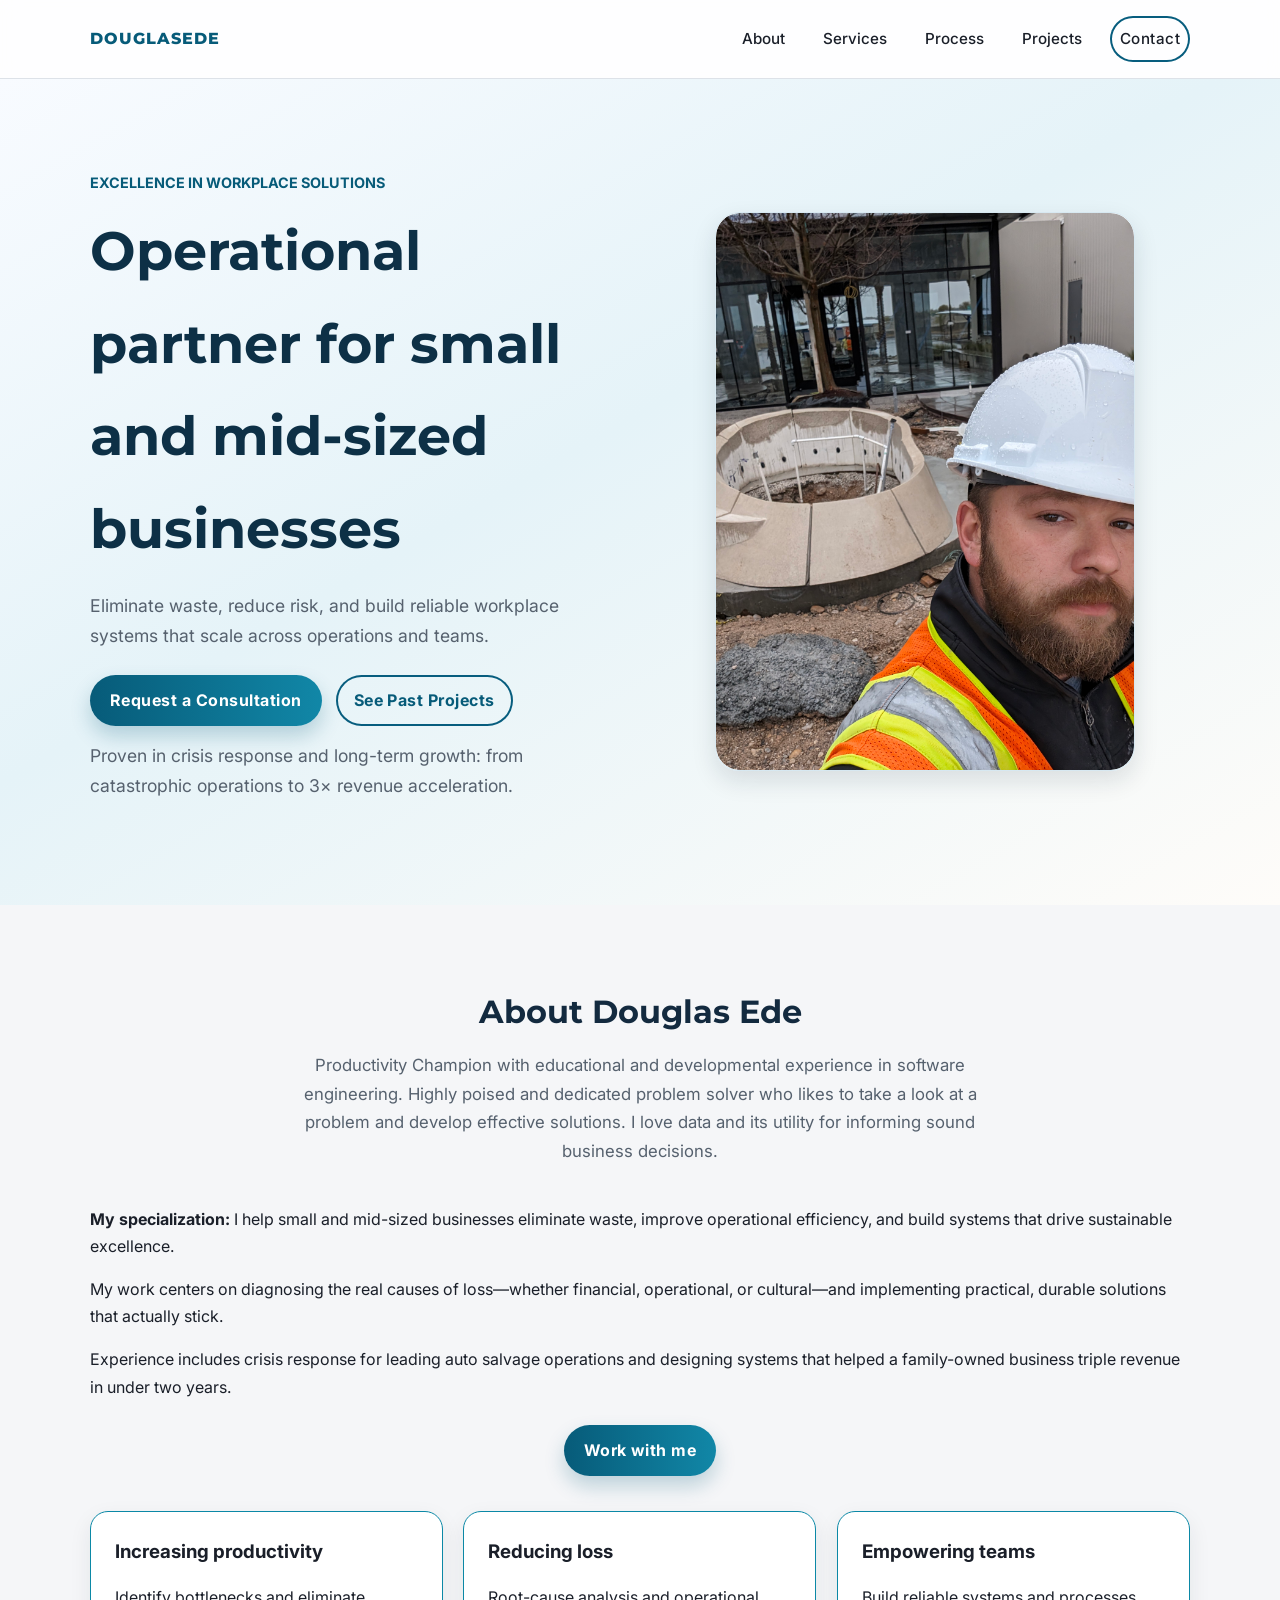
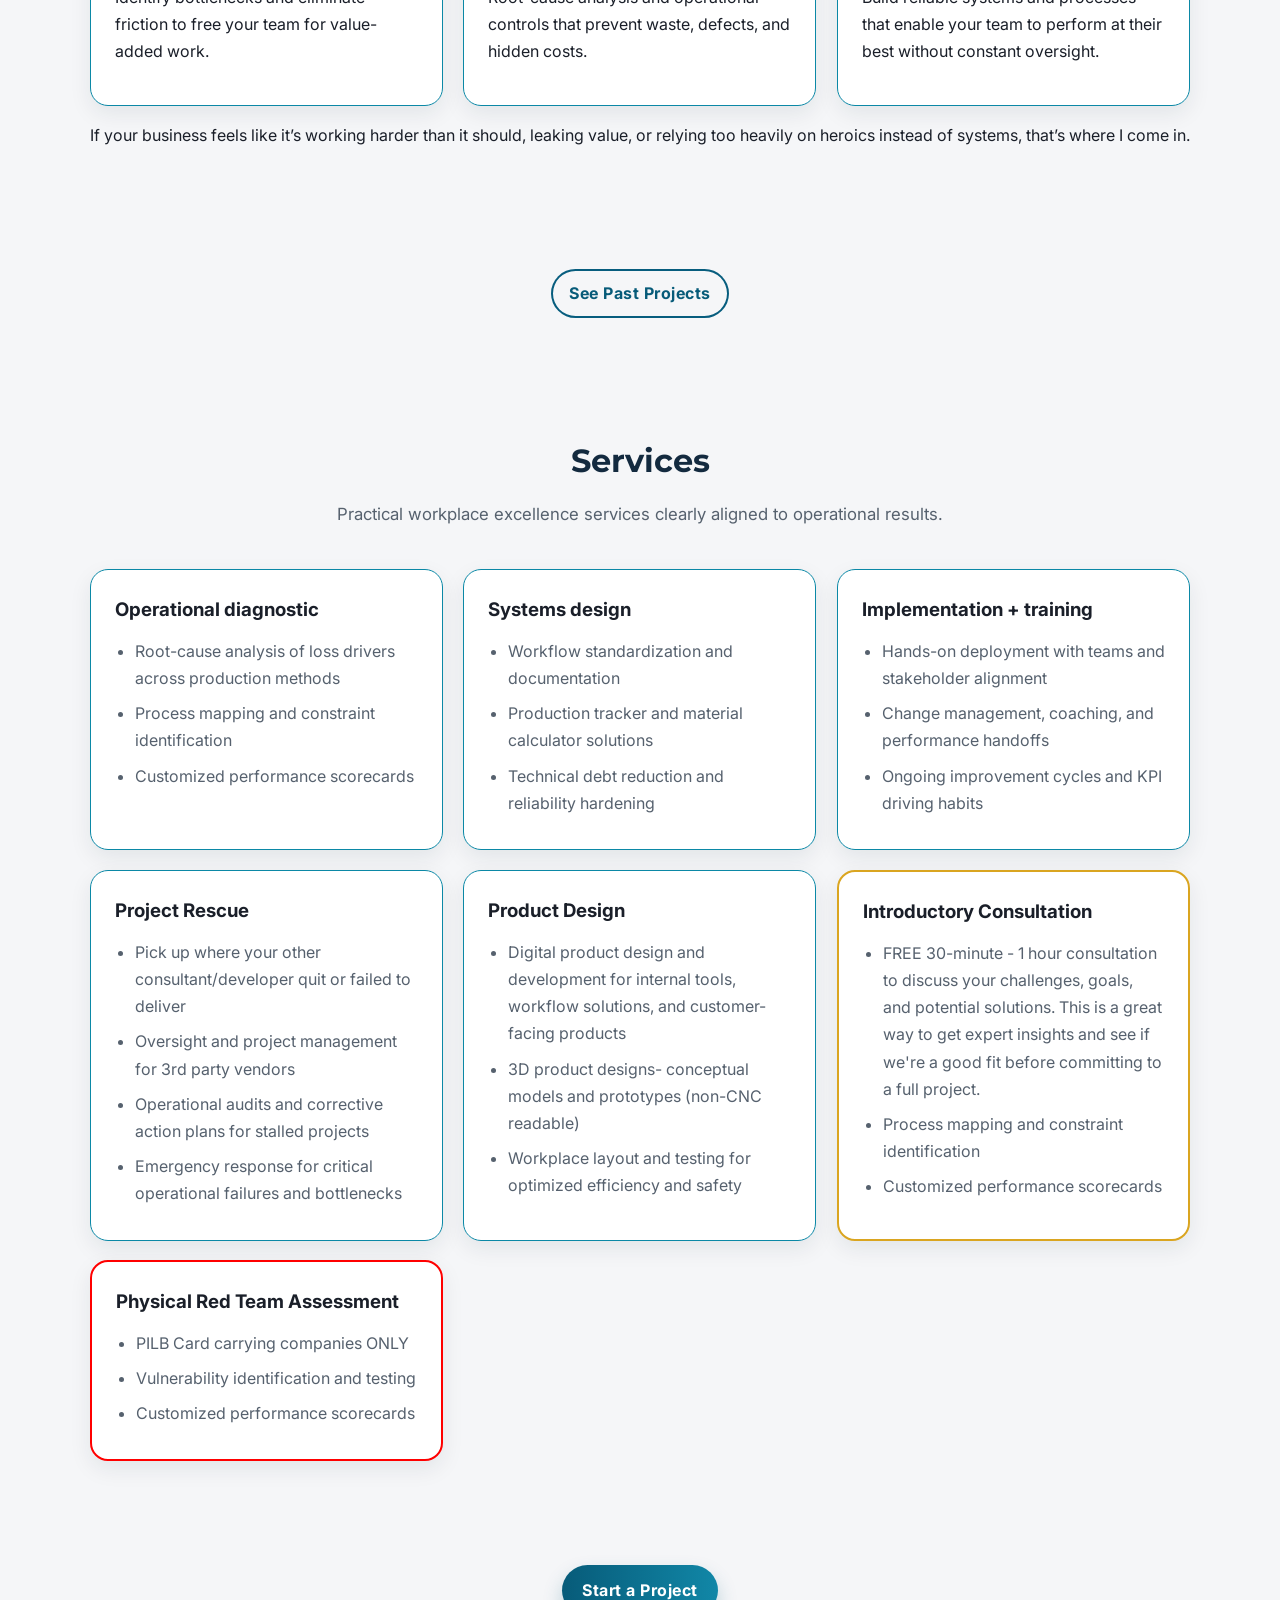
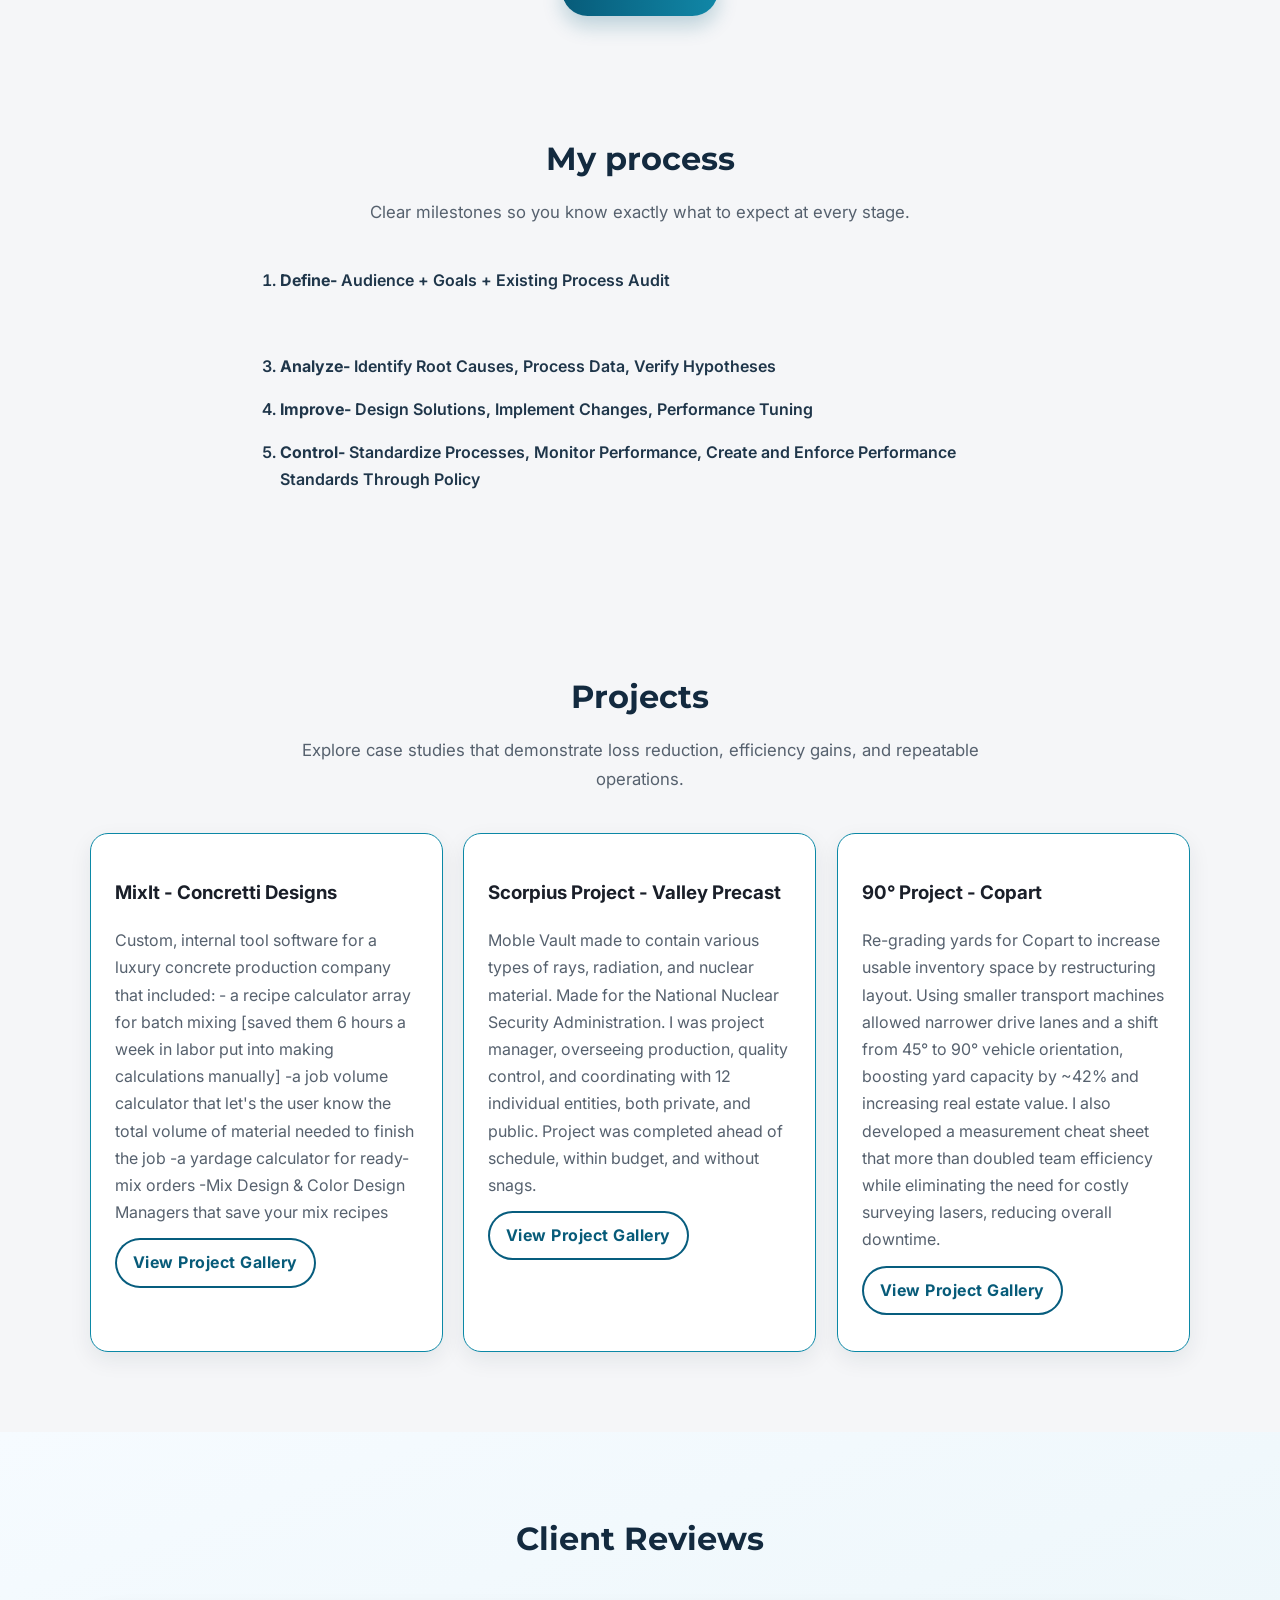
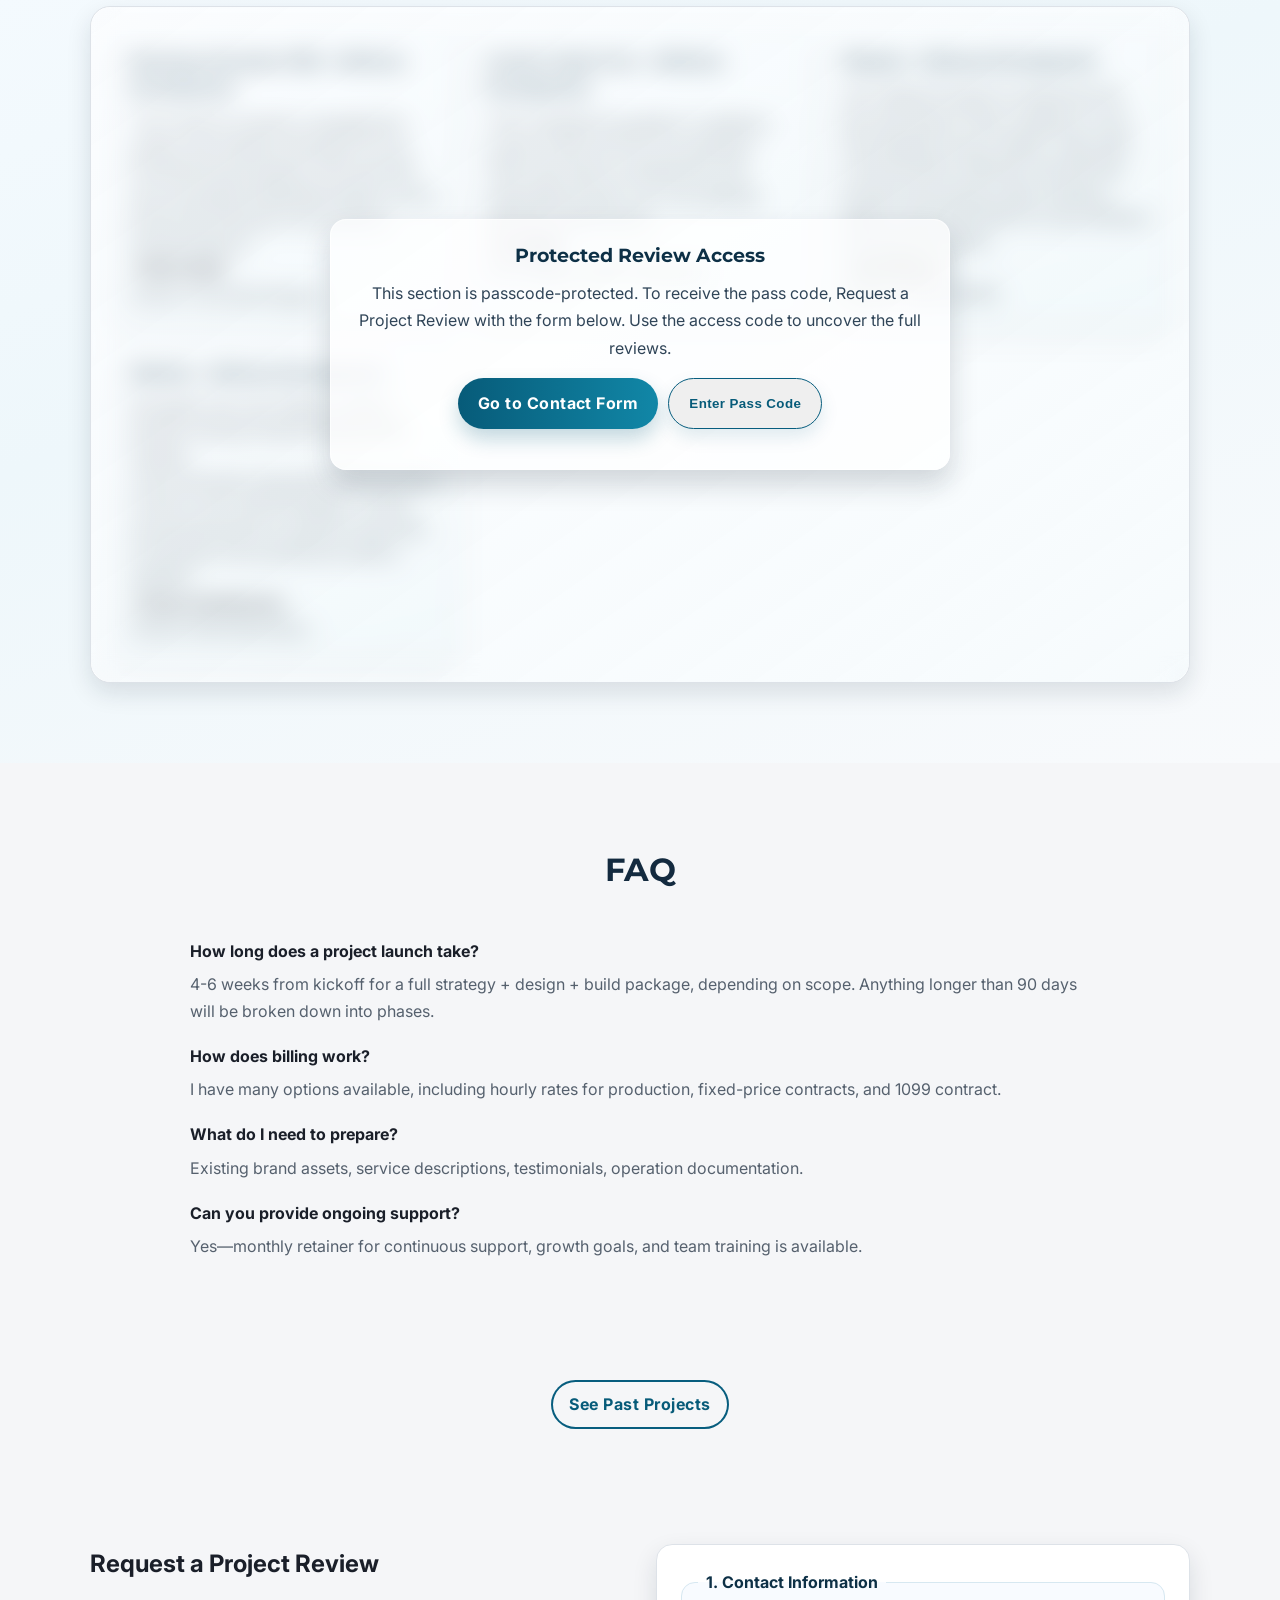
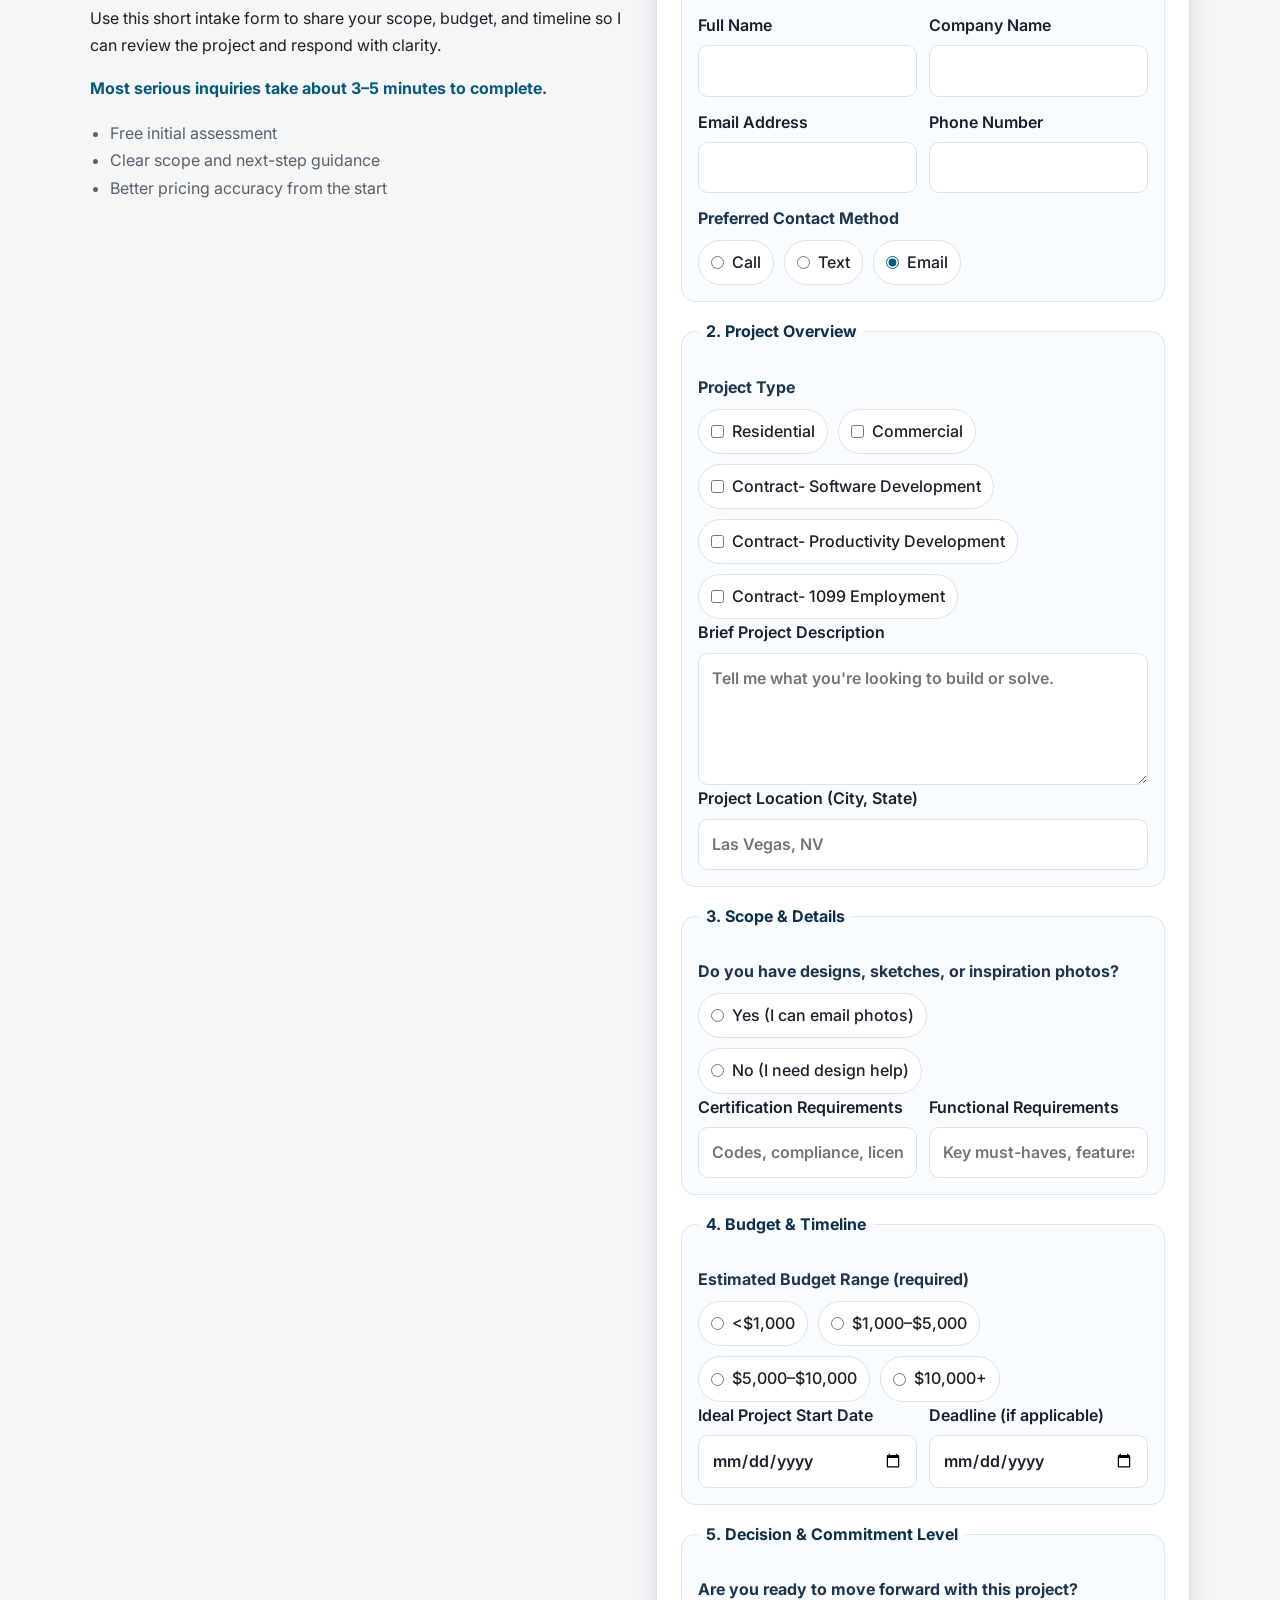
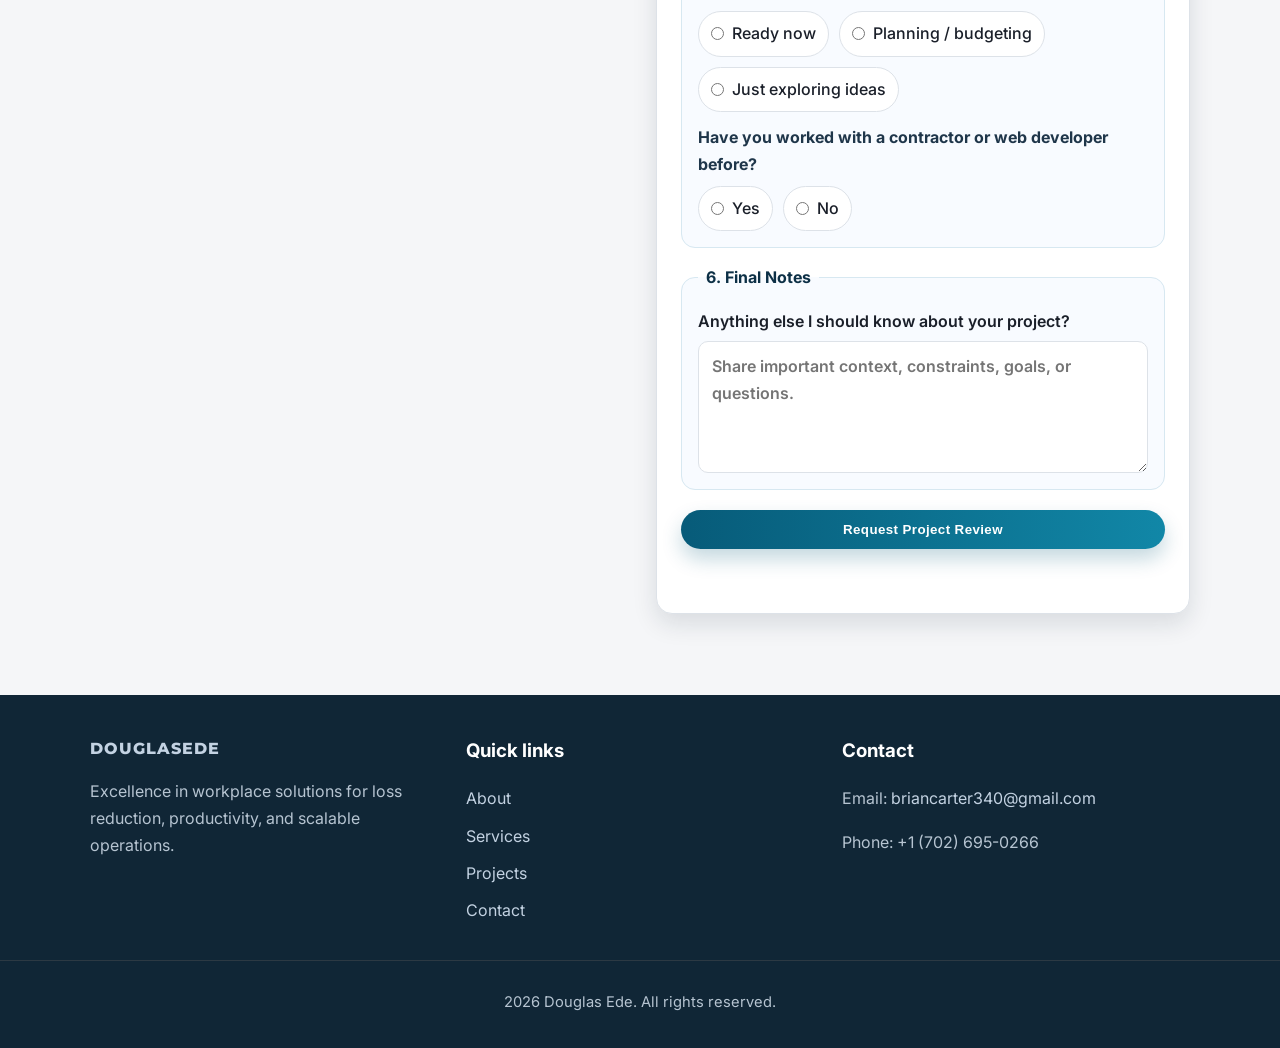
<file: index.html>
<!doctype html>
<html lang="en">
  <head>
    <meta charset="UTF-8" />
    <meta name="viewport" content="width=device-width, initial-scale=1.0" />
    <meta
      name="description"
      content="Excellence in workplace solutions: reduce waste, boost productivity, and standardize operations for small and mid-sized businesses."
    />
    <title>Douglas Ede - Excellence in Workplace Solutions</title>
    <link rel="preconnect" href="https://fonts.googleapis.com" />
    <link rel="preconnect" href="https://fonts.gstatic.com" crossorigin />
    <link
      href="https://fonts.googleapis.com/css2?family=Inter:wght@400;500;600;700&family=Montserrat:wght@600;700;800&display=swap"
      rel="stylesheet"
    />
    <link rel="stylesheet" href="styles.css" />
  </head>
  <body>
    <header class="site-header">
      <nav class="container nav-bar" aria-label="Primary navigation">
        <a href="#hero" class="logo">douglasede</a>
        <button
          class="nav-toggle"
          type="button"
          aria-label="Open navigation menu"
          aria-expanded="false"
          aria-controls="primary-navigation"
        >
          <span class="nav-toggle-bar"></span>
        </button>
        <ul class="nav-links" id="primary-navigation">
          <li><a href="#about">About</a></li>
          <li><a href="#services">Services</a></li>
          <li><a href="#process">Process</a></li>
          <li><a href="#work">Projects</a></li>
          <li><a href="#contact" class="btn btn-sm btn-outline">Contact</a></li>
        </ul>
      </nav>
    </header>

    <main>
      <section id="hero" class="section hero" aria-label="Hero">
        <div class="container hero-grid">
          <div class="hero-copy">
            <h2 class="eyebrow">EXCELLENCE IN WORKPLACE SOLUTIONS</h2>
            <h1>Operational partner for small and mid-sized businesses</h1>
            <p>
              Eliminate waste, reduce risk, and build reliable workplace systems
              that scale across operations and teams.
            </p>
            <div class="hero-actions">
              <a href="#contact" class="btn btn-primary"
                >Request a Consultation</a
              >
              <a href="#work" class="btn btn-secondary">See Past Projects</a>
            </div>
            <p class="trust-line">
              Proven in crisis response and long-term growth: from catastrophic
              operations to 3× revenue acceleration.
            </p>
          </div>
          <div class="hero-image" aria-hidden="true">
            <div class="hero-card">
              <img src="images/hero1.jpg" alt="Kidney Bean Planter installation" />
            </div>
          </div>
        </div>
      </section>

      <section id="about" class="section about">
        <div class="container">
          <div class="section-header">
            <h2>About Douglas Ede</h2>
            <p>
              Productivity Champion with educational and developmental
              experience in software engineering. Highly poised and dedicated
              problem solver who likes to take a look at a problem and develop
              effective solutions. I love data and its utility for informing
              sound business decisions.
            </p>
          </div>
          <p>
            <strong>My specialization:</strong> I help small and mid-sized
            businesses eliminate waste, improve operational efficiency, and
            build systems that drive sustainable excellence.
          </p>
          <p>
            My work centers on diagnosing the real causes of loss—whether
            financial, operational, or cultural—and implementing practical,
            durable solutions that actually stick.
          </p>
          <p>
            Experience includes crisis response for leading auto salvage
            operations and designing systems that helped a family-owned business
            triple revenue in under two years.
          </p>
          <div class="btn-spcl-cntr">
            <a href="#contact" class="btn btn-primary">Work with me</a>
          </div>

          <div class="cards-grid">
            <article class="card">
              <h3>Increasing productivity</h3>
              <p>
                Identify bottlenecks and eliminate friction to free your team
                for value-added work.
              </p>
            </article>
            <article class="card">
              <h3>Reducing loss</h3>
              <p>
                Root-cause analysis and operational controls that prevent waste,
                defects, and hidden costs.
              </p>
            </article>
            <article class="card">
              <h3>Empowering teams</h3>
              <p>
                Build reliable systems and processes that enable your team to
                perform at their best without constant oversight.
              </p>
            </article>
          </div>
          <p>
            If your business feels like it’s working harder than it should,
            leaking value, or relying too heavily on heroics instead of systems,
            that’s where I come in.
          </p>
        </div>
      </section>
      <div class="btn-spcl-cntr">
        <a href="#work" class="btn btn-secondary">See Past Projects</a>
      </div>

      <section id="services" class="section services">
        <div class="container">
          <div class="section-header">
            <h2>Services</h2>
            <p>
              Practical workplace excellence services clearly aligned to
              operational results.
            </p>
          </div>
          <div class="cards-grid">
            <article class="service-card">
              <h3>Operational diagnostic</h3>
              <ul>
                <li>
                  Root-cause analysis of loss drivers across production methods
                </li>
                <li>Process mapping and constraint identification</li>
                <li>Customized performance scorecards</li>
              </ul>
            </article>
            <article class="service-card">
              <h3>Systems design</h3>
              <ul>
                <li>Workflow standardization and documentation</li>
                <li>Production tracker and material calculator solutions</li>
                <li>Technical debt reduction and reliability hardening</li>
              </ul>
            </article>
            <article class="service-card">
              <h3>Implementation + training</h3>
              <ul>
                <li>
                  Hands-on deployment with teams and stakeholder alignment
                </li>
                <li>Change management, coaching, and performance handoffs</li>
                <li>Ongoing improvement cycles and KPI driving habits</li>
              </ul>
            </article>
                        <article class="service-card">
              <h3>Project Rescue</h3>
              <ul>
                <li>
                  Pick up where your other consultant/developer quit or failed to deliver
                </li>
                <li>Oversight and project management for 3rd party vendors</li>
                <li>Operational audits and corrective action plans for stalled projects</li>
                <li>Emergency response for critical operational failures and bottlenecks</li>
              </ul>
            </article>
                        <article class="service-card">
              <h3>Product Design</h3>
              <ul>
                <li>
                  Digital product design and development for internal tools, workflow solutions, and customer-facing products
                </li>
                <li>3D product designs- conceptual models and prototypes (non-CNC readable)</li>
                <li>Workplace layout and testing for optimized efficiency and safety</li>
              </ul>
            </article>
                        <article class="service-card" id="int-con">
              <h3>Introductory Consultation</h3>
              <ul>
                <li>
                 FREE 30-minute - 1 hour consultation to discuss your challenges, goals, and potential solutions. This is a great way to get expert insights and see if we're a good fit before committing to a full project.
                </li>
                <li>Process mapping and constraint identification</li>
                <li>Customized performance scorecards</li>
              </ul>
            </article>
                                    <article class="service-card" id="int-red">
              <h3>Physical Red Team Assessment</h3>
              <ul>
                <li>
                 PILB Card carrying companies ONLY
                </li>
                <li>Vulnerability identification and testing</li>
                <li>Customized performance scorecards</li>
              </ul>
            </article>
          </div>
        </div>
      </section>
      <div class="btn-spcl-cntr">
        <a href="#contact" class="btn btn-primary">Start a Project</a>
      </div>
      <section id="process" class="section process">
        <div class="container">
          <div class="section-header">
            <h2>My process</h2>
            <p>
              Clear milestones so you know exactly what to expect at every
              stage.
            </p>
          </div>
          <ol class="steps">
            <li>
              <strong>Define-</strong>  Audience + Goals + Existing Process Audit
            </li>
            <li>
              <strong>Measure-</strong>  Collect Data + Validate Measurement
              System + Establish Baselines
            </li>
            <li>
              <strong>Analyze-</strong>  Identify Root Causes, Process Data,
              Verify Hypotheses
            </li>
            <li>
              <strong>Improve-</strong>  Design Solutions, Implement Changes,
              Performance Tuning
            </li>
            <li>
              <strong>Control-</strong>  Standardize Processes, Monitor
              Performance, Create and Enforce Performance Standards Through
              Policy
            </li>
          </ol>
        </div>
      </section>

      <section id="work" class="section work">
        <div class="container">
          <div class="section-header">
            <h2>Projects</h2>
            <p>
              Explore case studies that demonstrate loss reduction, efficiency
              gains, and repeatable operations.
            </p>
          </div>
          <div class="cards-grid">
            <article class="testimonial">
              <h3>MixIt - Concretti Designs</h3>
              <p>
                Custom, internal tool software for a luxury concrete production
                company that included: - a recipe calculator array for batch
                mixing [saved them 6 hours a week in labor put into making
                calculations manually] -a job volume calculator that let's the
                user know the total volume of material needed to finish the job
                -a yardage calculator for ready-mix orders -Mix Design & Color
                Design Managers that save your mix recipes
              </p>
              <p><a href="project-mixit.html" class="btn btn-secondary">View Project Gallery</a></p>
            </article>
            <article class="testimonial">
              <h3>Scorpius Project - Valley Precast</h3>
              <p>
                Moble Vault made to contain various types of rays, radiation,
                and nuclear material. Made for the National Nuclear Security
                Administration. I was project manager, overseeing production,
                quality control, and coordinating with 12 individual entities,
                both private, and public. Project was completed ahead of
                schedule, within budget, and without snags.
              </p>
              <p><a href="project-scorpius.html" class="btn btn-secondary">View Project Gallery</a></p>
            </article>
            <article class="testimonial">
              <h3>90° Project - Copart</h3>
              <p>
                Re-grading yards for Copart to increase usable inventory space
                by restructuring layout. Using smaller transport machines
                allowed narrower drive lanes and a shift from 45° to 90° vehicle
                orientation, boosting yard capacity by ~42% and increasing real
                estate value. I also developed a measurement cheat sheet that
                more than doubled team efficiency while eliminating the need for
                costly surveying lasers, reducing overall downtime.
              </p>
              <p><a href="project-copart-90.html" class="btn btn-secondary">View Project Gallery</a></p>
            </article>
          </div>
        </div>
      </section>

      <section id="reviews" class="section reviews">
        <div class="container">
          <div class="section-header">
            <h2>Client Reviews</h2>
            <p>
              
            </p>
          </div>

          <div class="reviews-panel" data-reviews-lock>
            <div class="reviews-grid" aria-hidden="true">
              <article class="review-card">
                <h3>Batching Calculator/ IMS - Software Development</h3>
                <p>
                  "Tec³ built an inventory management system and material calculator for my manufacturing business. First year ROI was calculated at $26,000
                  based on time saved and reduction of loss due to miscalculations."
                </p>
                <strong>-Yefat Arbeli</strong>
                <p>Owner, Concretti Designs</p>
              </article>
              <article class="review-card">
                <h3>Custom Order Form - Software Development</h3>
                <p>
                  "Tec³ assisted me greatly in creating a custom order form for our business. They were quick, professional, and reasonably priced. I am very pleased with the overall work!"
                </p>
                <strong>-Ty Arbeli</strong>
                <p>VP of Sales, Fresh Fresheners</p>
              </article>
              <article class="review-card">
                <h3>Website - Software Development</h3>
                <p>
            Tec³ helped me get my restaurant into the 21st century! They created our very first website in just 2 weeks. They were communicative, efficient, and the final product was exactly what I wanted. I highly recommend them for any software development needs.
                </p>
                <strong>-Carla Moore</strong>
                <p>Owner, Crazy Greeks</p>
              </article> 
                            <article class="review-card">
                <h3>Website - Software Development</h3>
                <p>
                  [Douglas] was very helpful, replied quickly, and good about asking what I wanted.
                </p>
                <p>
                  I was extremely impressed with how easy it was to work with [Douglas]. I would recommend [him] to anyone I know that is looking to hire someone to build a website.
                </p>
                <strong>-Casey Christensen</strong>
                <p>Owner, KCM Fabrication</p>
              </article> 
            </div>

            <div class="reviews-lock-overlay" data-reviews-overlay>
              <div class="reviews-lock-content">
                <h3>Protected Review Access</h3>
                <p>
                  This section is passcode-protected. To receive the pass code, Request a Project Review with the form below. Use the access code to
                  uncover the full reviews.
                </p>
                <div class="reviews-actions">
                  <a class="btn btn-primary" href="#contact">Go to Contact Form</a>
                  <button class="btn btn-secondary reviews-unlock-btn" type="button" data-unlock-reviews>
                    Enter Pass Code
                  </button>
                </div>
                <p class="reviews-feedback" data-unlock-feedback aria-live="polite"></p>
              </div>
            </div>
          </div>
        </div>
      </section>

      <section id="faq" class="section faq">
        <div class="container">
          <div class="section-header">
            <h2>FAQ</h2>
          </div>
          <dl>
            <dt>How long does a project launch take?</dt>
            <dd>
              4-6 weeks from kickoff for a full strategy + design + build
              package, depending on scope. Anything longer than 90 days will be
              broken down into phases.
            </dd>
            <dt>How does billing work?</dt>
            <dd>
              I have many options available, including hourly rates for
              production, fixed-price contracts, and 1099 contract.
            </dd>
            <dt>What do I need to prepare?</dt>
            <dd>
              Existing brand assets, service descriptions, testimonials,
              operation documentation.
            </dd>
            <dt>Can you provide ongoing support?</dt>
            <dd>
              Yes—monthly retainer for continuous support, growth goals, and
              team training is available.
            </dd>
          </dl>
        </div>
      </section>
      <div class="btn-spcl-cntr">
        <a href="#work" class="btn btn-secondary">See Past Projects</a>
      </div>

      <section id="contact" class="section contact">
        <div class="container">
          <div class="contact-grid">
            <div>
              <h2>Request a Project Review</h2>
              <p>
                Use this short intake form to share your scope, budget, and
                timeline so I can review the project and respond with clarity.
              </p>
              <p class="form-note">
                Most serious inquiries take about 3–5 minutes to complete.
              </p>
              <ul>
                <li>Free initial assessment</li>
                <li>Clear scope and next-step guidance</li>
                <li>Better pricing accuracy from the start</li>
              </ul>
            </div>
            <form
              class="contact-form"
              action="https://formsubmit.co/briancarter340@gmail.com"
              method="post"
              aria-label="Client project intake form"
            >
              <input
                type="hidden"
                name="_subject"
                value="New Project Review Request - Douglas Ede"
              />
              <input type="hidden" name="_template" value="table" />
              <input type="hidden" name="_captcha" value="false" />

              <fieldset class="form-section">
                <legend>1. Contact Information</legend>
                <div class="form-grid">
                  <label
                    >Full Name<input type="text" name="full_name" required
                  /></label>
                  <label
                    >Company Name<input type="text" name="company_name"
                  /></label>
                  <label
                    >Email Address<input type="email" name="email" required
                  /></label>
                  <label>Phone Number<input type="tel" name="phone" /></label>
                </div>
                <div class="option-group">
                  <span class="group-label">Preferred Contact Method</span>
                  <div class="options-row">
                    <label class="option"
                      ><input
                        type="radio"
                        name="preferred_contact"
                        value="Call"
                      />
                      Call</label
                    >
                    <label class="option"
                      ><input
                        type="radio"
                        name="preferred_contact"
                        value="Text"
                      />
                      Text</label
                    >
                    <label class="option"
                      ><input
                        type="radio"
                        name="preferred_contact"
                        value="Email"
                        checked
                      />
                      Email</label
                    >
                  </div>
                </div>
              </fieldset>

              <fieldset class="form-section">
                <legend>2. Project Overview</legend>
                <div class="option-group">
                  <span class="group-label">Project Type</span>
                  <div class="options-row">
                    <label class="option"
                      ><input
                        type="checkbox"
                        name="project_type[]"
                        value="Residential"
                      />
                      Residential</label
                    >
                    <label class="option"
                      ><input
                        type="checkbox"
                        name="project_type[]"
                        value="Commercial"
                      />
                      Commercial</label
                    >
                    <label class="option"
                      ><input
                        type="checkbox"
                        name="project_type[]"
                        value="Software Development"
                      />Contract- Software Development</label
                    >
                    <label class="option"
                      ><input
                        type="checkbox"
                        name="project_type[]"
                        value="Project- Contract"
                      />Contract- Productivity Development</label
                    >
                    <label class="option"
                      ><input
                        type="checkbox"
                        name="project_type[]"
                        value="Residential"
                      />Contract- 1099 Employment</label
                    >
                  </div>
                </div>
                <label class="text-field"
                  >Brief Project Description
                  <textarea
                    name="project_description"
                    rows="4"
                    placeholder="Tell me what you're looking to build or solve."
                    required
                  ></textarea>
                </label>
                <label
                  >Project Location (City, State)<input
                    type="text"
                    name="project_location"
                    placeholder="Las Vegas, NV"
                /></label>
              </fieldset>

              <fieldset class="form-section">
                <legend>3. Scope &amp; Details</legend>
                <div class="option-group">
                  <span class="group-label"
                    >Do you have designs, sketches, or inspiration photos?</span
                  >
                  <div class="options-row">
                    <label class="option"
                      ><input
                        type="radio"
                        name="design_help"
                        value="Yes - I can email photos"
                      />
                      Yes (I can email photos)</label
                    >
                    <label class="option"
                      ><input
                        type="radio"
                        name="design_help"
                        value="No - I need design help"
                      />
                      No (I need design help)</label
                    >
                  </div>
                </div>
                <div class="form-grid">
                  <label
                    >Certification Requirements<input
                      type="text"
                      name="certification_requirements"
                      placeholder="Codes, compliance, licenses, approvals, etc."
                  /></label>
                  <label
                    >Functional Requirements<input
                      type="text"
                      name="functional_requirements"
                      placeholder="Key must-haves, features, or performance needs"
                  /></label>
                </div>
              </fieldset>

              <fieldset class="form-section">
                <legend>4. Budget &amp; Timeline</legend>
                <div class="option-group">
                  <span class="group-label"
                    >Estimated Budget Range <strong>(required)</strong></span
                  >
                  <div class="options-row">
                    <label class="option"
                      ><input
                        type="radio"
                        name="budget"
                        value="Under $1,000"
                        required
                      />
                      &lt;$1,000</label
                    >
                    <label class="option"
                      ><input
                        type="radio"
                        name="budget"
                        value="$1,000-$5,000"
                      />
                      $1,000–$5,000</label
                    >
                    <label class="option"
                      ><input
                        type="radio"
                        name="budget"
                        value="$5,000-$10,000"
                      />
                      $5,000–$10,000</label
                    >
                    <label class="option"
                      ><input type="radio" name="budget" value="$10,000+" />
                      $10,000+</label
                    >
                  </div>
                </div>
                <div class="form-grid">
                  <label
                    >Ideal Project Start Date<input
                      type="date"
                      name="start_date"
                  /></label>
                  <label
                    >Deadline (if applicable)<input type="date" name="deadline"
                  /></label>
                </div>
              </fieldset>

              <fieldset class="form-section">
                <legend>5. Decision &amp; Commitment Level</legend>
                <div class="option-group">
                  <span class="group-label"
                    >Are you ready to move forward with this project?</span
                  >
                  <div class="options-row">
                    <label class="option"
                      ><input
                        type="radio"
                        name="commitment_level"
                        value="Ready now"
                        required
                      />
                      Ready now</label
                    >
                    <label class="option"
                      ><input
                        type="radio"
                        name="commitment_level"
                        value="Planning / budgeting"
                      />
                      Planning / budgeting</label
                    >
                    <label class="option"
                      ><input
                        type="radio"
                        name="commitment_level"
                        value="Just exploring ideas"
                      />
                      Just exploring ideas</label
                    >
                  </div>
                </div>
                <div class="option-group">
                  <span class="group-label"
                    >Have you worked with a contractor or web developer
                    before?</span
                  >
                  <div class="options-row">
                    <label class="option"
                      ><input
                        type="radio"
                        name="prior_experience"
                        value="Yes"
                      />
                      Yes</label
                    >
                    <label class="option"
                      ><input type="radio" name="prior_experience" value="No" />
                      No</label
                    >
                  </div>
                </div>
              </fieldset>

              <fieldset class="form-section">
                <legend>6. Final Notes</legend>
                <label class="text-field"
                  >Anything else I should know about your project?
                  <textarea
                    name="final_notes"
                    rows="4"
                    placeholder="Share important context, constraints, goals, or questions."
                  ></textarea>
                </label>
              </fieldset>

              <button type="submit" class="btn btn-primary">
                Request Project Review
              </button>
              <p class="form-status" data-form-status aria-live="polite"></p>
            </form>
          </div>
        </div>
      </section>
    </main>

    <footer class="site-footer">
      <div class="container footer-grid">
        <div>
          <a href="#hero" class="logo">douglasede</a>
          <p>
            Excellence in workplace solutions for loss reduction, productivity,
            and scalable operations.
          </p>
        </div>
        <div>
          <h3>Quick links</h3>
          <ul>
            <li><a href="#about">About</a></li>
            <li><a href="#services">Services</a></li>
            <li><a href="#work">Projects</a></li>
            <li><a href="#contact">Contact</a></li>
          </ul>
        </div>
        <div>
          <h3>Contact</h3>
          <p>
            Email:
            <a href="mailto:briancarter340@gmail.com"
              >briancarter340@gmail.com</a
            >
          </p>
          <p>Phone: +1 (702) 695-0266</p>
        </div>
      </div>
      <div class="footer-bottom">
        <p> 2026 Douglas Ede. All rights reserved.</p>
      </div>
    </footer>

    <script>
      const navToggle = document.querySelector(".nav-toggle");
      const navLinks = document.querySelector("#primary-navigation");

      if (navToggle && navLinks) {
        navToggle.addEventListener("click", () => {
          const isOpen = navLinks.classList.toggle("is-open");
          navToggle.classList.toggle("is-open", isOpen);
          navToggle.setAttribute("aria-expanded", String(isOpen));
          navToggle.setAttribute(
            "aria-label",
            isOpen ? "Close navigation menu" : "Open navigation menu",
          );
        });

        navLinks.querySelectorAll("a").forEach((link) => {
          link.addEventListener("click", () => {
            navLinks.classList.remove("is-open");
            navToggle.classList.remove("is-open");
            navToggle.setAttribute("aria-expanded", "false");
            navToggle.setAttribute("aria-label", "Open navigation menu");
          });
        });

        window.addEventListener("resize", () => {
          if (window.innerWidth > 1024) {
            navLinks.classList.remove("is-open");
            navToggle.classList.remove("is-open");
            navToggle.setAttribute("aria-expanded", "false");
            navToggle.setAttribute("aria-label", "Open navigation menu");
          }
        });
      }

      const intakeForm = document.querySelector(".contact-form");
      const formStatus = document.querySelector("[data-form-status]");

      if (intakeForm && formStatus) {
        intakeForm.addEventListener("submit", async (event) => {
          event.preventDefault();

          const submitButton = intakeForm.querySelector(
            'button[type="submit"]',
          );
          const originalButtonText = submitButton
            ? submitButton.textContent
            : "";

          formStatus.className = "form-status";
          formStatus.textContent = "Sending your request...";

          if (submitButton) {
            submitButton.disabled = true;
            submitButton.textContent = "Sending...";
          }

          try {
            const response = await fetch(
              "https://formsubmit.co/ajax/briancarter340@gmail.com",
              {
                method: "POST",
                body: new FormData(intakeForm),
                headers: {
                  Accept: "application/json",
                },
              },
            );

            if (!response.ok) {
              throw new Error("Submission failed");
            }

            intakeForm.reset();
            formStatus.classList.add("is-success");
            formStatus.textContent =
              "Thanks — your project review request has been sent. I will follow up soon.";
          } catch (error) {
            formStatus.classList.add("is-error");
            formStatus.textContent =
              "There was a problem sending your request. Please email briancarter340@gmail.com directly.";
          } finally {
            if (submitButton) {
              submitButton.disabled = false;
              submitButton.textContent = originalButtonText;
            }
          }
        });
      }

      const revealTargets = [
        [".section-header", ""],
        [".hero-copy", "reveal-left"],
        [".hero-image", "reveal-right reveal-delay-1"],
        [".btn-spcl-cntr", "reveal-delay-1"],
        [".steps li", ""],
        [".contact-grid > div", "reveal-left"],
        [".contact-form", "reveal-right"],
      ];

      revealTargets.forEach(([selector, extraClasses]) => {
        document.querySelectorAll(selector).forEach((element) => {
          element.classList.add("reveal");
          if (extraClasses) {
            extraClasses.split(" ").forEach((className) => {
              if (className) {
                element.classList.add(className);
              }
            });
          }
        });
      });

      [".card", ".service-card", ".testimonial"].forEach((selector) => {
        document.querySelectorAll(selector).forEach((element, index) => {
          element.classList.add("reveal");
          element.style.setProperty("--stagger", String(index % 4));
        });
      });

      const revealItems = document.querySelectorAll(".reveal");

      const reviewsLock = document.querySelector("[data-reviews-lock]");
      const unlockButton = document.querySelector("[data-unlock-reviews]");
      const unlockFeedback = document.querySelector("[data-unlock-feedback]");
      const reviewsOverlay = document.querySelector("[data-reviews-overlay]");

      if (reviewsLock && unlockButton && unlockFeedback && reviewsOverlay) {
        const PASS_CODE = "4739";

        unlockButton.addEventListener("click", () => {
          const userCode = window.prompt(
            "Enter pass code to uncover reviews:",
          );

          if (userCode === null) {
            unlockFeedback.textContent = "Pass code entry canceled.";
            return;
          }

          if (userCode.trim() === PASS_CODE) {
            reviewsLock.classList.add("is-unlocked");
            reviewsOverlay.setAttribute("aria-hidden", "true");
            unlockFeedback.textContent = "Access granted. Reviews uncovered.";
            return;
          }

          unlockFeedback.textContent = "Incorrect pass code. Please try again.";
        });
      }

      if ("IntersectionObserver" in window) {
        const revealObserver = new IntersectionObserver(
          (entries, observer) => {
            entries.forEach((entry) => {
              if (entry.isIntersecting) {
                entry.target.classList.add("is-visible");
                observer.unobserve(entry.target);
              }
            });
          },
          {
            threshold: 0.18,
            rootMargin: "0px 0px -8% 0px",
          },
        );

        revealItems.forEach((item) => revealObserver.observe(item));
      } else {
        revealItems.forEach((item) => item.classList.add("is-visible"));
      }
    </script>
  </body>
</html>
</file>
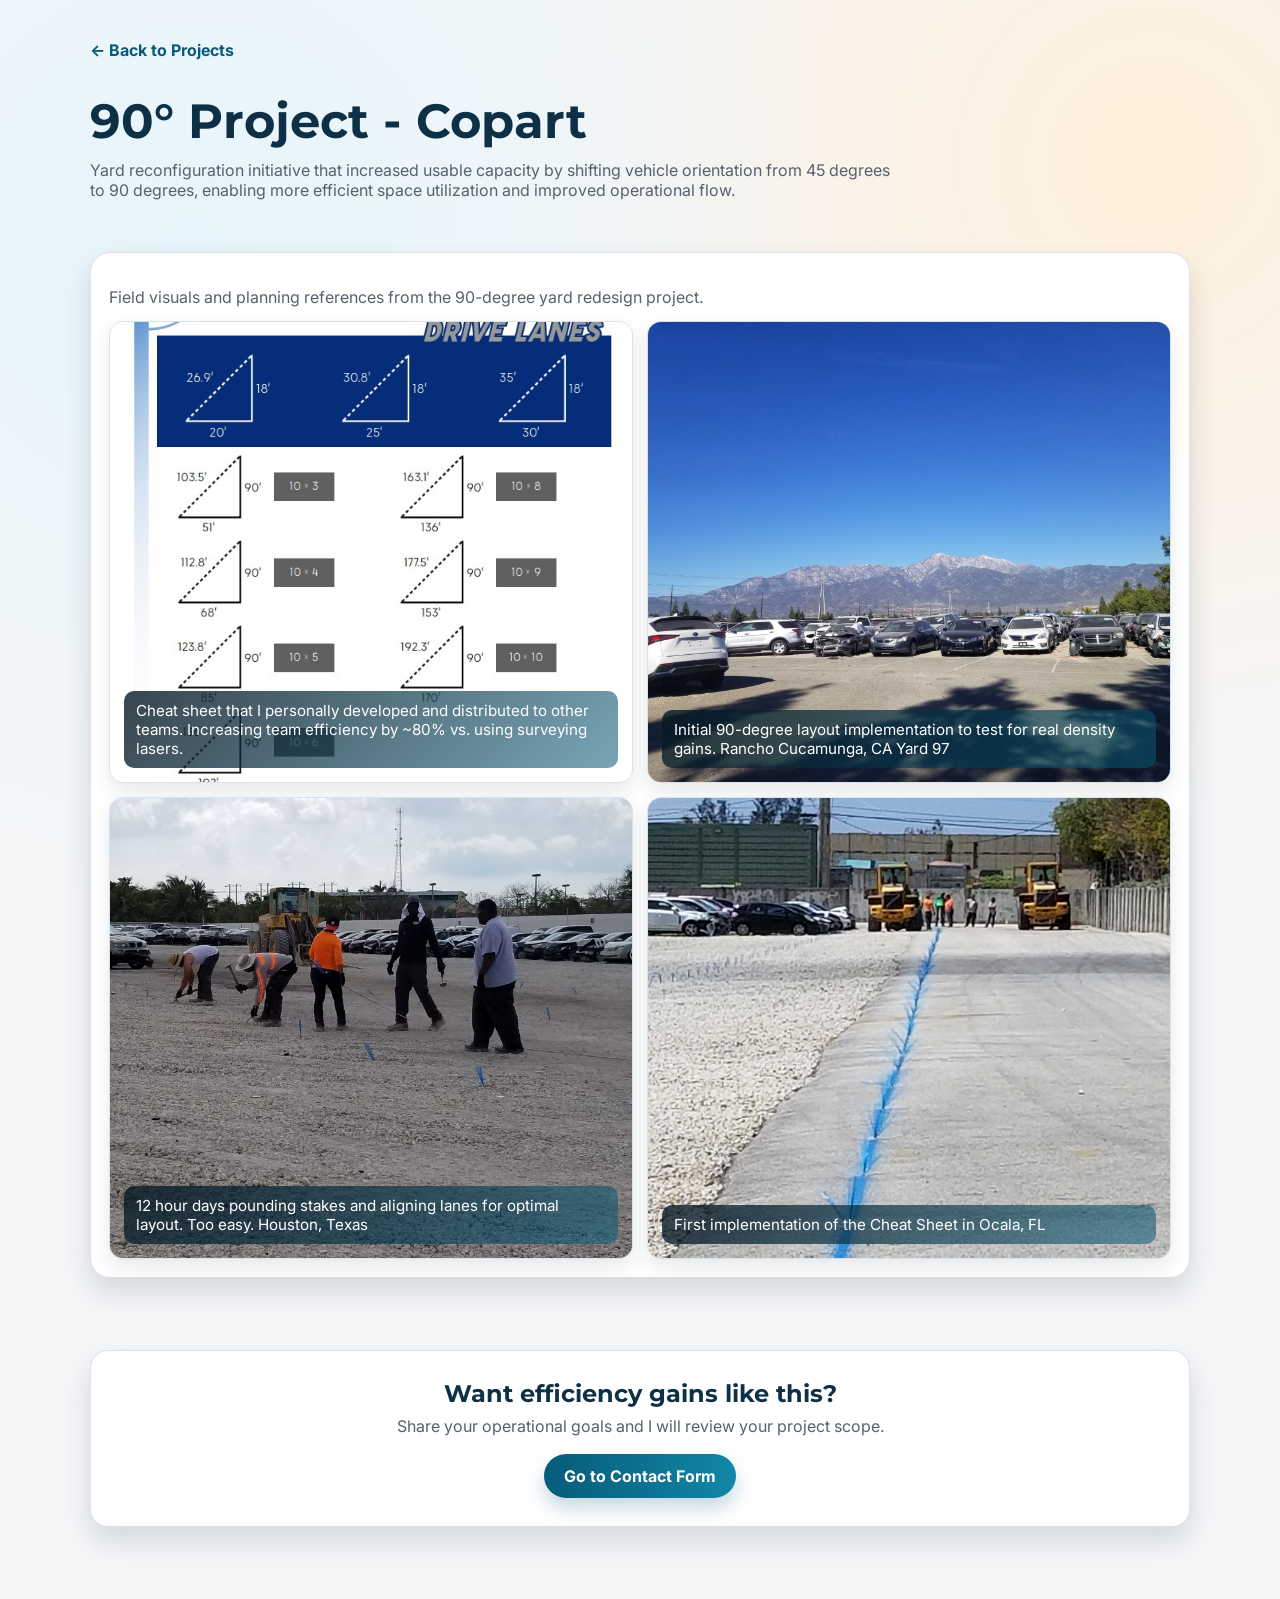
<file: project-copart-90.html>
<!doctype html>
<html lang="en">
  <head>
    <meta charset="UTF-8" />
    <meta name="viewport" content="width=device-width, initial-scale=1.0" />
    <title>90 Degree Project | Douglas Ede</title>
    <link rel="preconnect" href="https://fonts.googleapis.com" />
    <link rel="preconnect" href="https://fonts.gstatic.com" crossorigin />
    <link
      href="https://fonts.googleapis.com/css2?family=Inter:wght@400;500;600;700&family=Montserrat:wght@600;700;800&display=swap"
      rel="stylesheet"
    />
    <link rel="stylesheet" href="project-pages.css" />
  </head>
  <body>
    <header class="project-header container">
      <a class="back-link" href="index.html#work">← Back to Projects</a>
    </header>

    <main>
      <section class="project-hero container">
        <h1>90° Project - Copart</h1>
        <p>
          Yard reconfiguration initiative that increased usable capacity by
          shifting vehicle orientation from 45 degrees to 90 degrees, enabling more efficient space utilization and improved operational flow.
        </p>
      </section>

      <section class="gallery-shell container">
        <div class="project-gallery" aria-label="Copart project gallery">
          <p class="gallery-intro">
            Field visuals and planning references from the 90-degree yard redesign project.
          </p>
          <div class="gallery-grid">
                 <figure class="gallery-item wide tall">
              <img src="images/Copart-90-p.jpg" alt="Copart yard orientation planning" />
              <figcaption>Cheat sheet that I personally developed and distributed to other teams. Increasing team efficiency by ~80% vs. using surveying lasers.</figcaption>
            </figure>
            <figure class="gallery-item wide tall">
              <img src="images/90deg1.jpg" alt="Copart yard layout for 90 degree project" />
              <figcaption>Initial 90-degree layout implementation to test for real density gains. Rancho Cucamunga, CA Yard 97</figcaption>
            </figure>
             <figure class="gallery-item wide tall">
              <img src="images/90crew.jpg" alt="Copart yard layout for 90 degree project" />
              <figcaption>12 hour days pounding stakes and aligning lanes for optimal layout. Too easy. Houston, Texas</figcaption>
            </figure>
            <figure class="gallery-item wide tall">
              <img src="images/Miami90.jpg" alt="Copart yard orientation planning" />
              <figcaption>First implementation of the Cheat Sheet in Ocala, FL</figcaption>
            </figure>
          </div>
        </div>
      </section>

      <section class="project-cta container" aria-label="Contact call to action">
        <div class="project-cta-panel">
          <h2>Want efficiency gains like this?</h2>
          <p>Share your operational goals and I will review your project scope.</p>
          <a class="contact-btn" href="index.html#contact">Go to Contact Form</a>
        </div>
      </section>
    </main>
  </body>
</html>
</file>
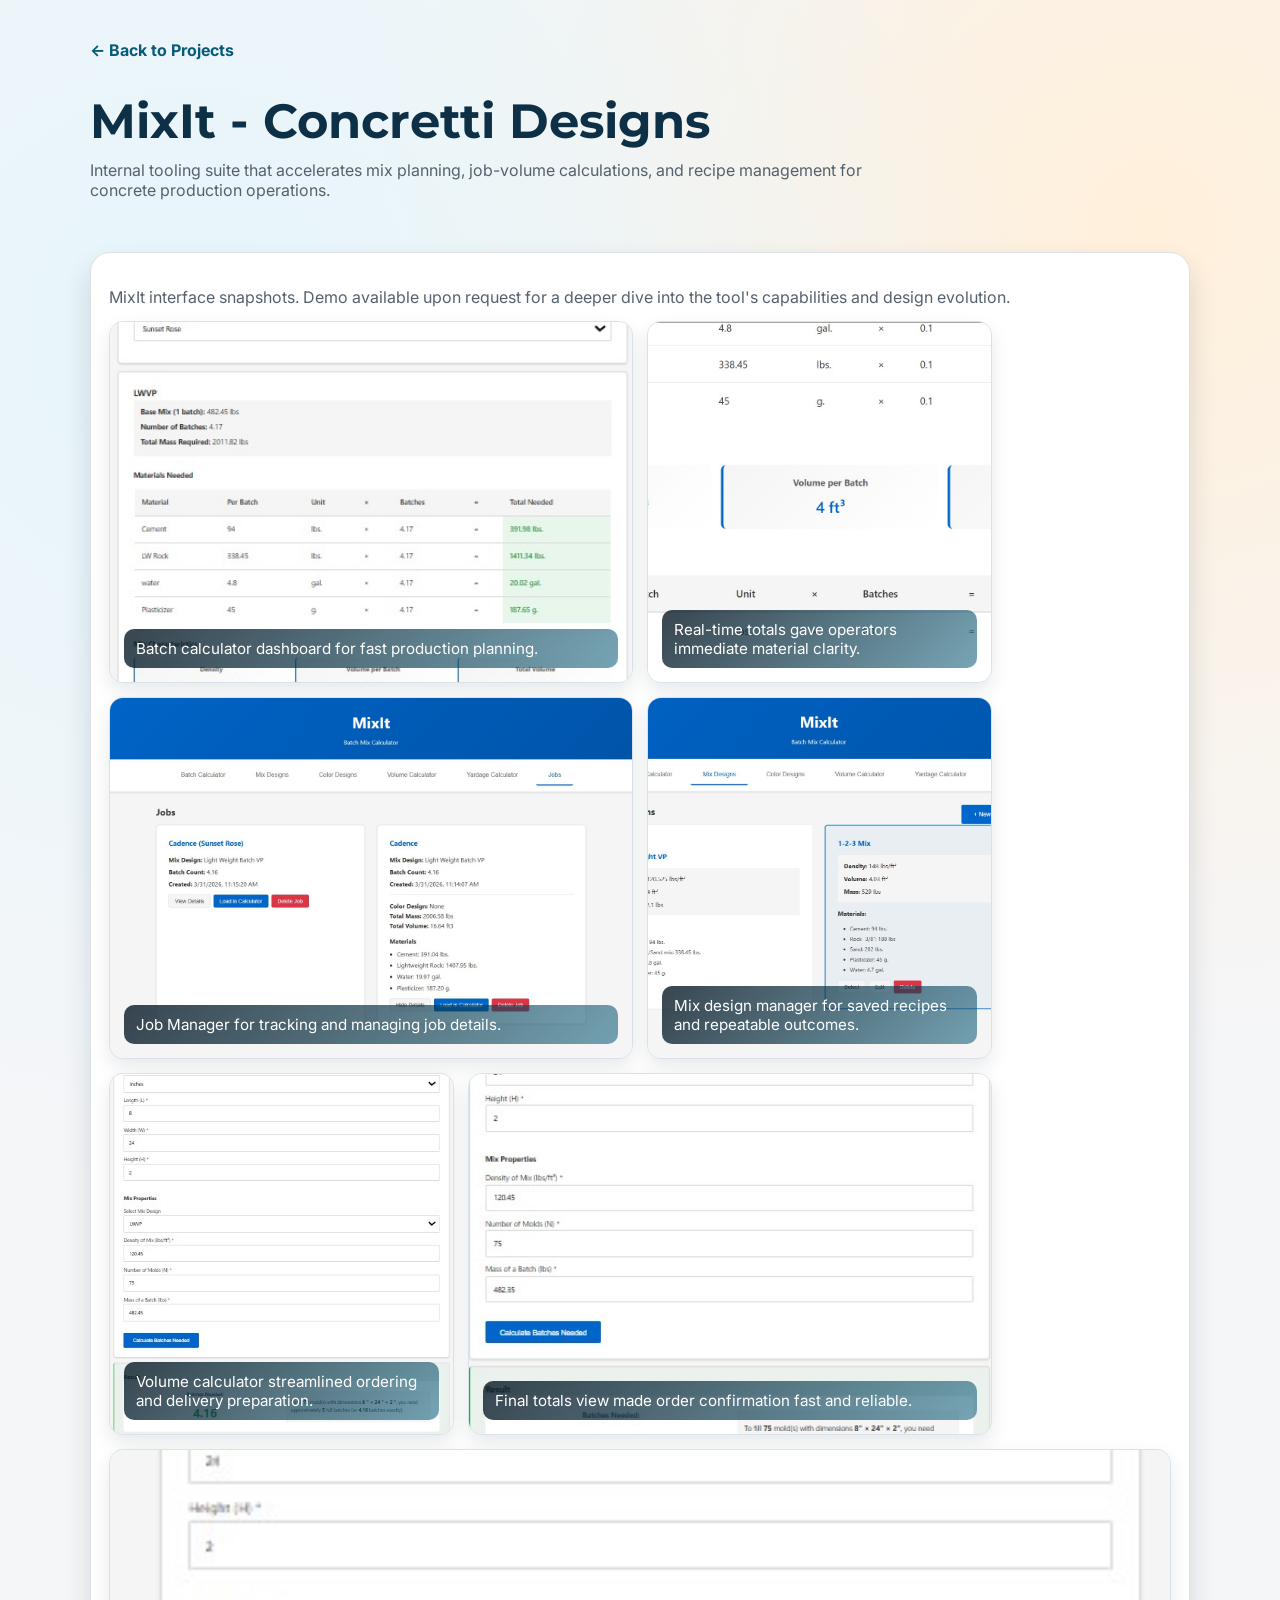
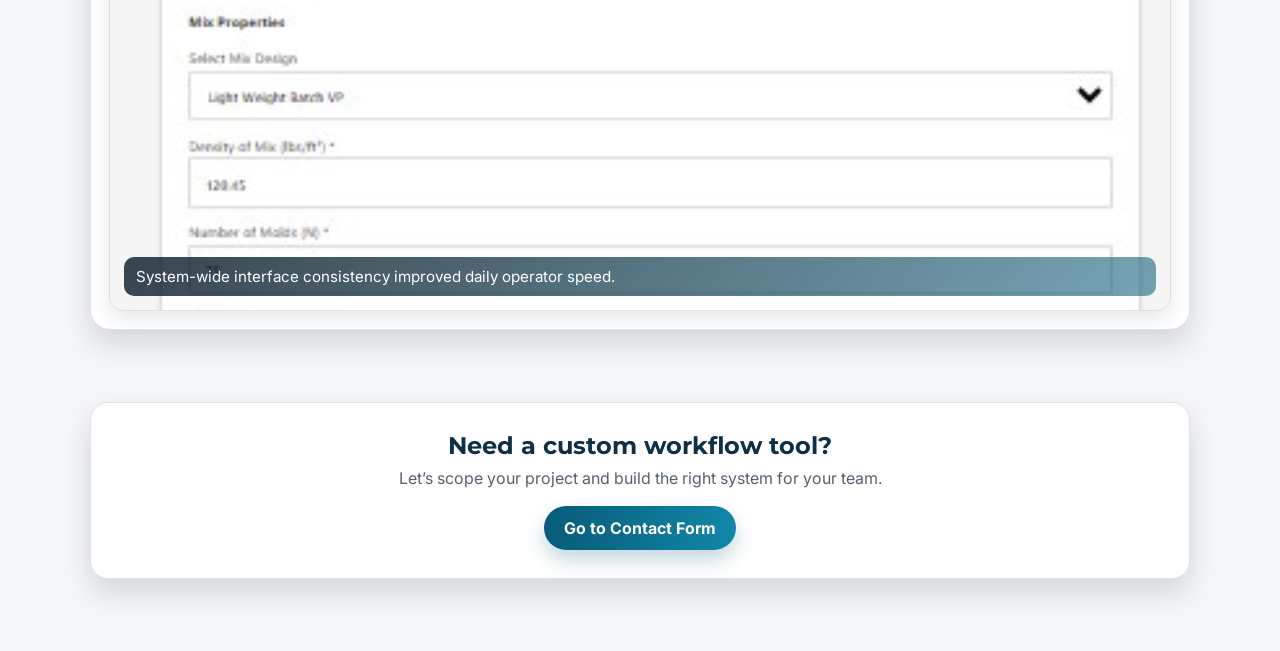
<file: project-mixit.html>
<!doctype html>
<html lang="en">
  <head>
    <meta charset="UTF-8" />
    <meta name="viewport" content="width=device-width, initial-scale=1.0" />
    <title>MixIt Project | Douglas Ede</title>
    <link rel="preconnect" href="https://fonts.googleapis.com" />
    <link rel="preconnect" href="https://fonts.gstatic.com" crossorigin />
    <link
      href="https://fonts.googleapis.com/css2?family=Inter:wght@400;500;600;700&family=Montserrat:wght@600;700;800&display=swap"
      rel="stylesheet"
    />
    <link rel="stylesheet" href="project-pages.css" />
  </head>
  <body>
    <header class="project-header container">
      <a class="back-link" href="index.html#work">← Back to Projects</a>
    </header>

    <main>
      <section class="project-hero container">
        <h1>MixIt - Concretti Designs</h1>
        <p>
          Internal tooling suite that accelerates mix planning, job-volume
          calculations, and recipe management for concrete production
          operations.
        </p>
      </section>

      <section class="gallery-shell container">
        <div class="project-gallery" aria-label="MixIt project gallery">
          <p class="gallery-intro">
            MixIt interface snapshots. Demo available upon request for a deeper dive into the tool's capabilities and design evolution.
          </p>
          <div class="gallery-grid">
            <figure class="gallery-item wide">
              <img src="images/mixItBCPrime.jpg" alt="MixIt batch calculator primary view" />
              <figcaption>Batch calculator dashboard for fast production planning.</figcaption>
            </figure>
            <figure class="gallery-item">
              <img src="images/mixItBC2.jpg" alt="MixIt calculator result and totals" />
              <figcaption>Real-time totals gave operators immediate material clarity.</figcaption>
            </figure>
            <figure class="gallery-item wide">
              <img src="images/mixItJobsPrime.jpg" alt="MixIt job volume calculator" />
              <figcaption>Job Manager for tracking and managing job details.</figcaption>
            </figure>
            <figure class="gallery-item">
              <img src="images/mixItMDPrime.jpg" alt="MixIt mix design manager main screen" />
              <figcaption>Mix design manager for saved recipes and repeatable outcomes.</figcaption>
            </figure>
            <figure class="gallery-item">
              <img src="images/mixItVCPrime.jpg" alt="MixIt volume calculator primary screen" />
              <figcaption>Volume calculator streamlined ordering and delivery preparation.</figcaption>
            </figure>
            <figure class="gallery-item wide">
              <img src="images/mixItVCTotal.jpg" alt="MixIt volume calculator final totals" />
              <figcaption>Final totals view made order confirmation fast and reliable.</figcaption>
            </figure>
            <figure class="gallery-item full tall">
              <img src="images/mixItVBPenUlt.jpg" alt="MixIt interface overview" />
              <figcaption>System-wide interface consistency improved daily operator speed.</figcaption>
            </figure>
          </div>
          
        </div>
      </section>

      <section class="project-cta container" aria-label="Contact call to action">
        <div class="project-cta-panel">
          <h2>Need a custom workflow tool?</h2>
          <p>Let’s scope your project and build the right system for your team.</p>
          <a class="contact-btn" href="index.html#contact">Go to Contact Form</a>
        </div>
      </section>
    </main>
  </body>
</html>
</file>
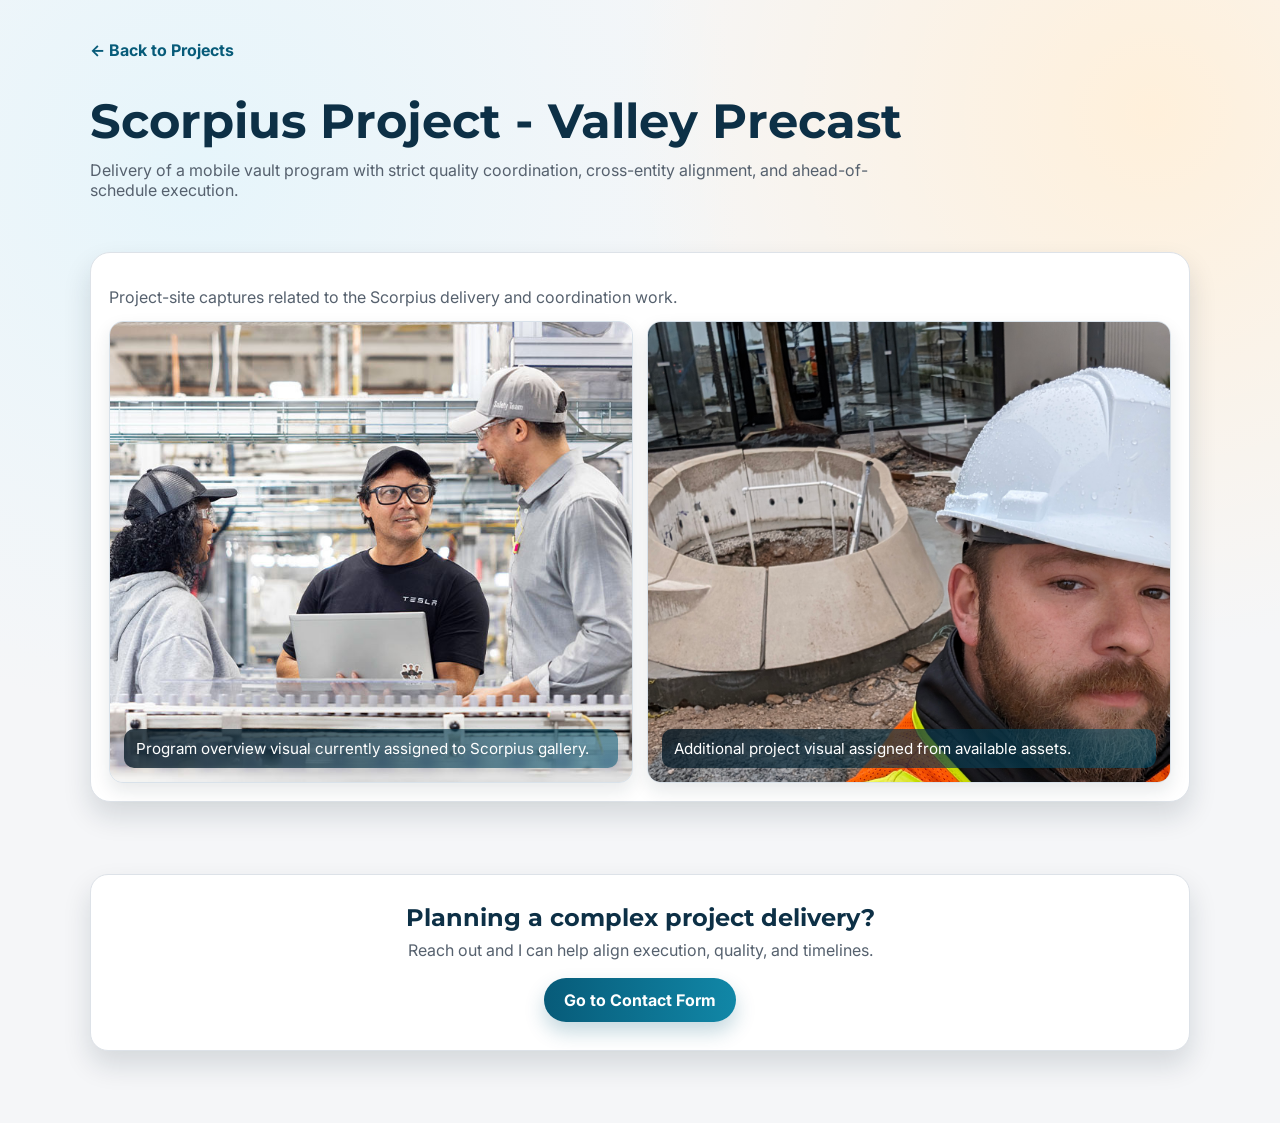
<file: project-scorpius.html>
<!doctype html>
<html lang="en">
  <head>
    <meta charset="UTF-8" />
    <meta name="viewport" content="width=device-width, initial-scale=1.0" />
    <title>Scorpius Project | Douglas Ede</title>
    <link rel="preconnect" href="https://fonts.googleapis.com" />
    <link rel="preconnect" href="https://fonts.gstatic.com" crossorigin />
    <link
      href="https://fonts.googleapis.com/css2?family=Inter:wght@400;500;600;700&family=Montserrat:wght@600;700;800&display=swap"
      rel="stylesheet"
    />
    <link rel="stylesheet" href="project-pages.css" />
  </head>
  <body>
    <header class="project-header container">
      <a class="back-link" href="index.html#work">← Back to Projects</a>
    </header>

    <main>
      <section class="project-hero container">
        <h1>Scorpius Project - Valley Precast</h1>
        <p>
          Delivery of a mobile vault program with strict quality coordination,
          cross-entity alignment, and ahead-of-schedule execution.
        </p>
      </section>

      <section class="gallery-shell container">
        <div class="project-gallery" aria-label="Scorpius project gallery">
          <p class="gallery-intro">
            Project-site captures related to the Scorpius delivery and coordination work.
          </p>
          <div class="gallery-grid">
            <figure class="gallery-item wide tall">
              <img src="images/hero.jpg" alt="Scorpius project visual 1" />
              <figcaption>Program overview visual currently assigned to Scorpius gallery.</figcaption>
            </figure>
            <figure class="gallery-item wide tall">
              <img src="images/hero1.jpg" alt="Scorpius project visual 2" />
              <figcaption>Additional project visual assigned from available assets.</figcaption>
            </figure>
          </div>
        </div>
      </section>

      <section class="project-cta container" aria-label="Contact call to action">
        <div class="project-cta-panel">
          <h2>Planning a complex project delivery?</h2>
          <p>Reach out and I can help align execution, quality, and timelines.</p>
          <a class="contact-btn" href="index.html#contact">Go to Contact Form</a>
        </div>
      </section>
    </main>
  </body>
</html>
</file>
<file: styles.css>
:root {
  --bg: #f5f6f8;
  --white: #ffffff;
  --text: #1a1f29;
  --muted: #56616e;
  --primary: #075b79;
  --primary-2: #1187a7;
  --secondary: #f27303;
  --accent: #f4d35e;
  --surface: #ffffff;
  --border: #dde2e8;
  --shadow: 0 10px 25px rgba(17, 35, 51, 0.12);
}

* {
  box-sizing: border-box;
}

body {
  margin: 0;
  font-family: 'Inter', system-ui, -apple-system, BlinkMacSystemFont, 'Segoe UI', sans-serif;
  color: var(--text);
  background: var(--bg);
  line-height: 1.7;
}

a {
  color: inherit;
  text-decoration: none;
}

#int-con {
border: goldenrod 2px solid;
}

#int-red {
border: red 2px solid;
}

.container {
  width: min(1100px, 92vw);
  margin-inline: auto;
}

.site-header {
  background: rgba(255, 255, 255, 0.88);
  position: sticky;
  top: 0;
  z-index: 50;
  border-bottom: 1px solid var(--border);
  backdrop-filter: blur(10px);
}

.nav-bar {
  display: flex;
  align-items: center;
  justify-content: space-between;
  gap: 24px;
  padding: 16px 0;
}

.logo {
  font-family: 'Montserrat', 'Segoe UI', sans-serif;
  font-weight: 800;
  letter-spacing: 0.06em;
  color: var(--primary);
  text-transform: uppercase;
}

.nav-links {
  display: flex;
  align-items: center;
  gap: 18px;
  list-style: none;
  margin: 0;
  padding: 0;
}

.nav-links li a {
  padding: 10px;
  font-size: 0.95rem;
  color: var(--text);
  font-weight: 500;
}

.nav-toggle {
  display: none;
  width: 44px;
  height: 44px;
  border: 1px solid var(--border);
  border-radius: 10px;
  background: #fff;
  color: var(--primary);
  align-items: center;
  justify-content: center;
  padding: 0;
}

.nav-toggle-bar,
.nav-toggle-bar::before,
.nav-toggle-bar::after {
  content: "";
  display: block;
  width: 20px;
  height: 2px;
  border-radius: 2px;
  background: currentColor;
  transition: transform 0.2s ease, opacity 0.2s ease;
}

.nav-toggle-bar {
  position: relative;
}

.nav-toggle-bar::before {
  position: absolute;
  top: -6px;
  left: 0;
}

.nav-toggle-bar::after {
  position: absolute;
  top: 6px;
  left: 0;
}

.nav-toggle.is-open .nav-toggle-bar {
  transform: rotate(45deg);
}

.nav-toggle.is-open .nav-toggle-bar::before {
  transform: translateY(6px) rotate(90deg);
}

.nav-toggle.is-open .nav-toggle-bar::after {
  opacity: 0;
}

.btn,
button,
a.btn {
  display: inline-flex;
  align-items: center;
  justify-content: center;
  border: 0;
  border-radius: 999px;
  cursor: pointer;
  text-decoration: none;
  font-weight: 700;
  letter-spacing: 0.03em;
  transition: transform 0.18s ease, box-shadow 0.18s ease, background 0.18s ease;
}

.btn:hover {
  transform: translateY(-1px);
}

.btn-primary {
  background: linear-gradient(to right, var(--primary), var(--primary-2));
  color: #fff;
  padding: 12px 20px;
  box-shadow: 0 10px 20px rgba(7, 91, 121, 0.24);
}

.btn-secondary,
.btn-outline {
  border: 2px solid var(--primary);
  box-shadow: inset 0 0 0 2px #075d7e;
  /* background: #fff; */
  color: var(--primary);
  border: 10px solid ;
  border-color: #075d7e;
  padding: 11px 18px;
}

.btn-outline:hover,
.btn-secondary:hover {
  background: var(--primary);
  color: #fff;
}

.btn-sm {
  font-size: 0.83rem;
}

.btn-spcl-cntr {
  display: flex;
  flex-direction: row;
  margin: 35px;
  justify-content: center;
  margin-top: 24px;
}


.section {
  padding: 80px 0;
}

.reveal {
  opacity: 0;
  transform: translate3d(0, 28px, 0);
  filter: blur(4px);
  transition: opacity 0.8s ease, transform 0.8s cubic-bezier(0.22, 1, 0.36, 1),
    filter 0.8s ease;
  will-change: opacity, transform, filter;
}

.reveal.is-visible {
  opacity: 1;
  transform: translate3d(0, 0, 0);
  filter: blur(0);
}

.reveal-left {
  transform: translate3d(-34px, 0, 0);
}

.reveal-right {
  transform: translate3d(34px, 0, 0);
}

.reveal-delay-1 {
  transition-delay: 0.08s;
}

.reveal-delay-2 {
  transition-delay: 0.16s;
}

.reveal-delay-3 {
  transition-delay: 0.24s;
}

.hero {
  background: linear-gradient(150deg, #f8fbff 0%, #e5f3f8 45%, #fefcf9 100%);
}

.hero-grid {
  display: grid;
  grid-template-columns: 1fr 1fr;
  align-items: center;
  gap: 40px;
}

.hero-copy h1 {
  font-family: 'Montserrat', sans-serif;
  font-size: clamp(2rem, 4.4vw, 3.4rem);
  margin: 0 0 16px;
  color: #0d3046;
}

.hero-copy p {
  font-size: 1.1rem;
  color: var(--muted);
  margin: 15px 0 24px;
}

.trust-line {
  display: flex;
  align-items: center;
  gap: 12px;
  margin: 15px 0 18px;
}

.eyebrow {
  color: var(--primary);
  font-weight: 700;
  text-transform: uppercase;
  font-size: 0.9rem;
  margin-bottom: 10px;
}

.hero-actions {
  display: flex;
  gap: 14px;
  flex-wrap: wrap;
}

.trust-line {
  color: var(--muted);
  margin-top: 15px;
  font-size: 0.95rem;
}

.hero-image {
  display: flex;
  justify-content: center;
}

.hero-card {
  background: linear-gradient(120deg, #ffffff, #f1fbff);
  border: 1px solid #d7e8f1;
  border-radius: 24px;
  height: auto;
  width: 100%;
  max-width: 420px;
  display: grid;
  place-items: center;
  font-weight: 700;
  color: #0d3046;
  box-shadow: var(--shadow);
  text-align: center;
  padding: 0;
  overflow: hidden;
}

.hero-card img {
  width: 100%;
  height: auto;
  border-radius: inherit;
  display: block;
}

.section-header {
  text-align: center;
  max-width: 700px;
  margin: 0 auto 40px;
}

.section-header h2 {
  font-family: 'Montserrat', sans-serif;
  font-size: 2rem;
  margin: 0 0 12px;
  color: #132a3f;
}

.section-header p {
  margin: 0;
  font-size: 1.05rem;
  color: var(--muted);
}

.cards-grid {
  display: grid;
  grid-template-columns: repeat(3, minmax(0, 1fr));
  gap: 20px;
}

.card,
.service-card,
.testimonial {
  background: var(--white);
  border: 1px solid var(--border);
  border-radius: 18px;
  border-color: #0b88a6;
  padding: 24px;
  box-shadow: 0 8px 22px rgba(17, 35, 51, 0.08);
}

.cards-grid .card,
.cards-grid .service-card,
.cards-grid .testimonial {
  transition-delay: calc(var(--stagger, 0) * 80ms);
}

.card h3,
.service-card h3 {
  margin-top: 0;
  margin-bottom: 12px;
}

.service-card ul,
ul {
  padding-left: 20px;
  margin: 0;
  color: var(--muted);
}

.service-card li {
  margin-bottom: 8px;
}

.steps {
  max-width: 760px;
  margin: 0 auto;
  padding-left: 20px;
}

.steps li {
  margin-bottom: 16px;
  font-weight: 600;
  color: #1f364a;
}

.testimonials-grid {
  display: grid;
  grid-template-columns: repeat(2, 1fr);
  gap: 16px;
}

.testimonial p {
  margin: 0 0 12px;
  color: var(--muted);
}

.text-field {
  display: flex;
  flex-direction: column;
  gap: 6px;
  font-weight: 600;
}

.reviews {
  background: linear-gradient(160deg, #f6fbff 0%, #eef7fb 46%, #f8fafc 100%);
}

.reviews-panel {
  position: relative;
  overflow: hidden;
  background: var(--white);
  border: 1px solid var(--border);
  border-radius: 20px;
  box-shadow: var(--shadow);
  padding: 22px;
}

.reviews-grid {
  display: grid;
  grid-template-columns: repeat(3, minmax(0, 1fr));
  gap: 14px;
}

.review-card {
  background: linear-gradient(165deg, #ffffff, #f5fbfd);
  border: 1px solid #d6e6ef;
  border-radius: 14px;
  box-shadow: 0 8px 18px rgba(17, 35, 51, 0.08);
  padding: 18px 16px;
}

.review-card h3 {
  margin: 0 0 8px;
  color: #0f3e58;
  font-size: 1rem;
}

.review-card p {
  margin: 0;
  color: #2a3d4e;
  line-height: 1.52;
}

.reviews-lock-overlay {
  position: absolute;
  inset: 0;
  z-index: 2;
  display: grid;
  place-items: center;
  padding: 18px;
  background: linear-gradient(145deg, rgba(245, 250, 255, 0.38), rgba(225, 241, 248, 0.28));
  backdrop-filter: blur(12px) saturate(110%);
  -webkit-backdrop-filter: blur(12px) saturate(110%);
  border-radius: inherit;
}

.reviews-lock-content {
  width: min(620px, 100%);
  background: rgba(255, 255, 255, 0.72);
  border: 1px solid rgba(255, 255, 255, 0.66);
  box-shadow: 0 14px 28px rgba(17, 35, 51, 0.18);
  border-radius: 16px;
  padding: 20px;
  text-align: center;
}

.reviews-lock-content h3 {
  margin: 0 0 8px;
  color: #0d3046;
  font-family: 'Montserrat', 'Segoe UI', sans-serif;
}

.reviews-lock-content p {
  margin: 0;
  color: #304558;
}

.reviews-actions {
  margin-top: 16px;
  display: flex;
  flex-wrap: wrap;
  justify-content: center;
  gap: 10px;
}

.reviews-unlock-btn {
  border-width: 1px;
  box-shadow: 0 8px 18px rgba(7, 91, 121, 0.12);
  padding: 12px 20px;
}

.reviews-feedback {
  margin-top: 10px;
  min-height: 20px;
  font-size: 0.92rem;
  font-weight: 600;
  color: #125167;
}

.reviews-panel.is-unlocked .reviews-lock-overlay {
  opacity: 0;
  visibility: hidden;
  pointer-events: none;
  transition: opacity 0.24s ease, visibility 0.24s ease;
}

.reviews-panel:not(.is-unlocked) .reviews-grid {
  filter: blur(5px) saturate(70%);
}

.faq dl {
  max-width: 900px;
  margin: 0 auto;
}

.faq dt {
  font-weight: 700;
  margin-top: 18px;
}

.faq dd {
  margin: 6px 0 16px 0;
  color: var(--muted);
}

.contact-grid {
  display: grid;
  grid-template-columns: 1fr 1fr;
  gap: 32px;
  align-items: start;
}

.contact-grid h2 {
  margin-top: 0;
}

.form-note {
  color: var(--primary);
  font-weight: 700;
  margin: 0 0 18px;
}

.contact-form {
  display: grid;
  gap: 16px;
  background: #fff;
  border: 1px solid var(--border);
  border-radius: 16px;
  padding: 24px;
  box-shadow: var(--shadow);
}

.form-section {
  margin: 0;
  border: 1px solid #d7e8f1;
  border-radius: 14px;
  padding: 16px;
  background: #f8fbff;
}

.form-section legend {
  font-weight: 700;
  color: #0d3046;
  padding: 0 8px;
}

.form-grid {
  display: grid;
  grid-template-columns: repeat(2, minmax(0, 1fr));
  gap: 12px;
}

.contact-form label {
  display: flex;
  flex-direction: column;
  gap: 6px;
  font-weight: 600;
}

.option-group {
  display: grid;
  gap: 8px;
  margin-top: 12px;
}

.group-label {
  display: block;
  font-weight: 700;
  color: #1f364a;
}

.options-row {
  display: flex;
  flex-wrap: wrap;
  gap: 10px;
}

.option {
  display: inline-flex !important;
  flex-direction: row !important;
  align-items: center;
  gap: 8px !important;
  font-weight: 500 !important;
  padding: 8px 12px;
  border: 1px solid var(--border);
  border-radius: 999px;
  background: #fff;
}

.option input {
  margin: 0;
  accent-color: var(--primary);
}

.contact-form input,
.contact-form textarea {
  padding: 11px 13px;
  border: 1px solid var(--border);
  border-radius: 10px;
  font: inherit;
  color: var(--text);
  background: #fff;
}

.contact-form input:focus,
.contact-form textarea:focus {
  outline: 2px solid rgba(17, 135, 167, 0.18);
  border-color: var(--primary-2);
}

.contact-form textarea {
  min-height: 110px;
  resize: vertical;
}

.contact-form button {
  width: 100%;
  margin-top: 4px;
}

.contact-form button:disabled {
  opacity: 0.8;
  cursor: wait;
}

.form-status {
  min-height: 1.5rem;
  margin: 0;
  font-weight: 600;
  color: var(--muted);
}

.form-status.is-success {
  color: #1d7a46;
}

.form-status.is-error {
  color: #b42318;
}

.site-footer {
  background: #102636;
  color: #cbd6e0;
  padding: 40px 0 18px;
}

.footer-grid {
  display: grid;
  grid-template-columns: repeat(3, 1fr);
  gap: 28px;
  align-items: start;
}

.site-footer h3 {
  color: #fff;
  margin-top: 0;
}

.site-footer a {
  color: #c3d2e2;
}

.site-footer p,
.site-footer li {
  color: #b6c4d1;
}

.site-footer ul {
  list-style: none;
  padding: 0;
  margin: 0;
}

.site-footer li {
  margin-bottom: 10px;
}

.footer-bottom {
  text-align: center;
  border-top: 1px solid #2c3943;
  margin-top: 26px;
  padding-top: 14px;
  font-size: 0.92rem;
}

@media (max-width: 1024px) {
  .hero-grid,
  .cards-grid,
  .testimonials-grid,
  .contact-grid,
  .footer-grid {
    grid-template-columns: 1fr;
  }

  .nav-bar {
    position: relative;
  }

  .nav-toggle {
    display: inline-flex;
  }

  .nav-links {
    display: none;
    position: absolute;
    top: calc(100% + 10px);
    right: 0;
    width: min(300px, 92vw);
    flex-direction: column;
    align-items: stretch;
    gap: 0;
    padding: 10px;
    border-radius: 14px;
    border: 1px solid var(--border);
    background: rgba(255, 255, 255, 0.98);
    box-shadow: var(--shadow);
  }

  .nav-links.is-open {
    display: flex;
  }

  .nav-links li a {
    display: block;
    border-radius: 10px;
    padding: 12px;
  }

  .site-header {
    padding: 0 1rem;
  }

  .reviews-grid {
    grid-template-columns: repeat(2, minmax(0, 1fr));
  }
}

@media (max-width: 768px) {
  .hero-copy h1 {
    font-size: 2rem;
  }

  .section {
    padding: 64px 0;
  }

  .form-grid {
    grid-template-columns: 1fr;
  }

  .contact-form {
    padding: 18px;
  }

  .reviews-panel {
    padding: 16px;
  }

  .reviews-grid {
    grid-template-columns: 1fr;
  }

  .reviews-lock-content {
    padding: 16px;
  }
}

@media (prefers-reduced-motion: reduce) {
  .reveal,
  .reveal-left,
  .reveal-right {
    opacity: 1;
    transform: none;
    filter: none;
    transition: none;
  }
}
</file>
<file: project-pages.css>
:root {
  --bg: #f5f6f8;
  --text: #1a1f29;
  --muted: #56616e;
  --primary: #075b79;
  --primary-2: #1187a7;
  --surface: #ffffff;
  --border: #dde2e8;
  --shadow: 0 14px 28px rgba(17, 35, 51, 0.14);
}

* {
  box-sizing: border-box;
}

body {
  margin: 0;
  font-family: 'Inter', system-ui, -apple-system, BlinkMacSystemFont, 'Segoe UI', sans-serif;
  color: var(--text);
  background: radial-gradient(circle at 15% 15%, #e6f5fb 0%, transparent 38%),
    radial-gradient(circle at 90% 10%, #fff0db 0%, transparent 35%), var(--bg);
  min-height: 100vh;
}

.container {
  width: min(1100px, 92vw);
  margin: 0 auto;
}

.project-header {
  padding: 40px 0 18px;
}

.back-link {
  display: inline-flex;
  align-items: center;
  gap: 8px;
  color: var(--primary);
  font-weight: 700;
  text-decoration: none;
}

.project-hero {
  padding: 14px 0 42px;
}

.project-hero h1 {
  margin: 0 0 10px;
  font-family: 'Montserrat', 'Segoe UI', sans-serif;
  font-size: clamp(1.9rem, 4vw, 3rem);
  color: #0d3046;
}

.project-hero p {
  margin: 0;
  color: var(--muted);
  max-width: 800px;
}

.gallery-shell {
  padding: 10px 0 72px;
}

.project-gallery {
  background: var(--surface);
  border: 1px solid var(--border);
  border-radius: 20px;
  padding: 18px;
  box-shadow: var(--shadow);
}

.gallery-grid {
  display: grid;
  grid-template-columns: repeat(12, minmax(0, 1fr));
  gap: 14px;
}

.gallery-item {
  grid-column: span 4;
  position: relative;
  margin: 0;
  border-radius: 14px;
  overflow: hidden;
  border: 1px solid #d9e2ea;
  box-shadow: 0 8px 18px rgba(17, 35, 51, 0.1);
  background: #f1f5f9;
  transform: translateY(0);
  transition: transform 0.22s ease, box-shadow 0.22s ease;
}

.gallery-item:hover {
  transform: translateY(-4px);
  box-shadow: 0 14px 24px rgba(17, 35, 51, 0.14);
}

.gallery-item img {
  width: 100%;
  height: clamp(240px, 32vw, 360px);
  object-fit: cover;
  display: block;
}

.gallery-item figcaption {
  position: absolute;
  left: 14px;
  right: 14px;
  bottom: 14px;
  padding: 10px 12px;
  border-radius: 10px;
  color: #fff;
  background: linear-gradient(135deg, rgba(6, 23, 35, 0.8), rgba(7, 91, 121, 0.55));
  font-size: 0.95rem;
}

.gallery-item.wide {
  grid-column: span 6;
}

.gallery-item.full {
  grid-column: span 12;
}

.gallery-item.tall img {
  height: clamp(280px, 40vw, 460px);
}

.gallery-intro {
  margin-bottom: 14px;
  color: var(--muted);
}

.gallery-item:focus-within,
.back-link:focus-visible {
  outline: 3px solid rgba(17, 135, 167, 0.35);
  outline-offset: 2px;
}


.project-cta {
  padding: 0 0 72px;
  text-align: center;
}

.project-cta-panel {
  background: var(--surface);
  border: 1px solid var(--border);
  border-radius: 18px;
  box-shadow: var(--shadow);
  padding: 28px 20px;
}

.project-cta-panel h2 {
  margin: 0 0 8px;
  color: #0d3046;
  font-family: 'Montserrat', 'Segoe UI', sans-serif;
}

.project-cta-panel p {
  margin: 0 0 18px;
  color: var(--muted);
}

.contact-btn {
  display: inline-flex;
  align-items: center;
  justify-content: center;
  border-radius: 999px;
  padding: 12px 20px;
  text-decoration: none;
  font-weight: 700;
  color: #fff;
  background: linear-gradient(to right, var(--primary), var(--primary-2));
  box-shadow: 0 10px 20px rgba(7, 91, 121, 0.24);
  transition: transform 0.18s ease, box-shadow 0.18s ease;
}

.contact-btn:hover {
  transform: translateY(-2px);
  box-shadow: 0 12px 24px rgba(7, 91, 121, 0.28);
}

.contact-btn:focus-visible {
  outline: 3px solid rgba(17, 135, 167, 0.35);
  outline-offset: 3px;
}

@media (max-width: 768px) {
  .project-gallery {
    padding: 12px;
  }

  .gallery-grid {
    grid-template-columns: 1fr;
  }

  .gallery-item,
  .gallery-item.wide,
  .gallery-item.full {
    grid-column: span 1;
  }

  .gallery-item figcaption {
    font-size: 0.86rem;
  }
}
</file>
